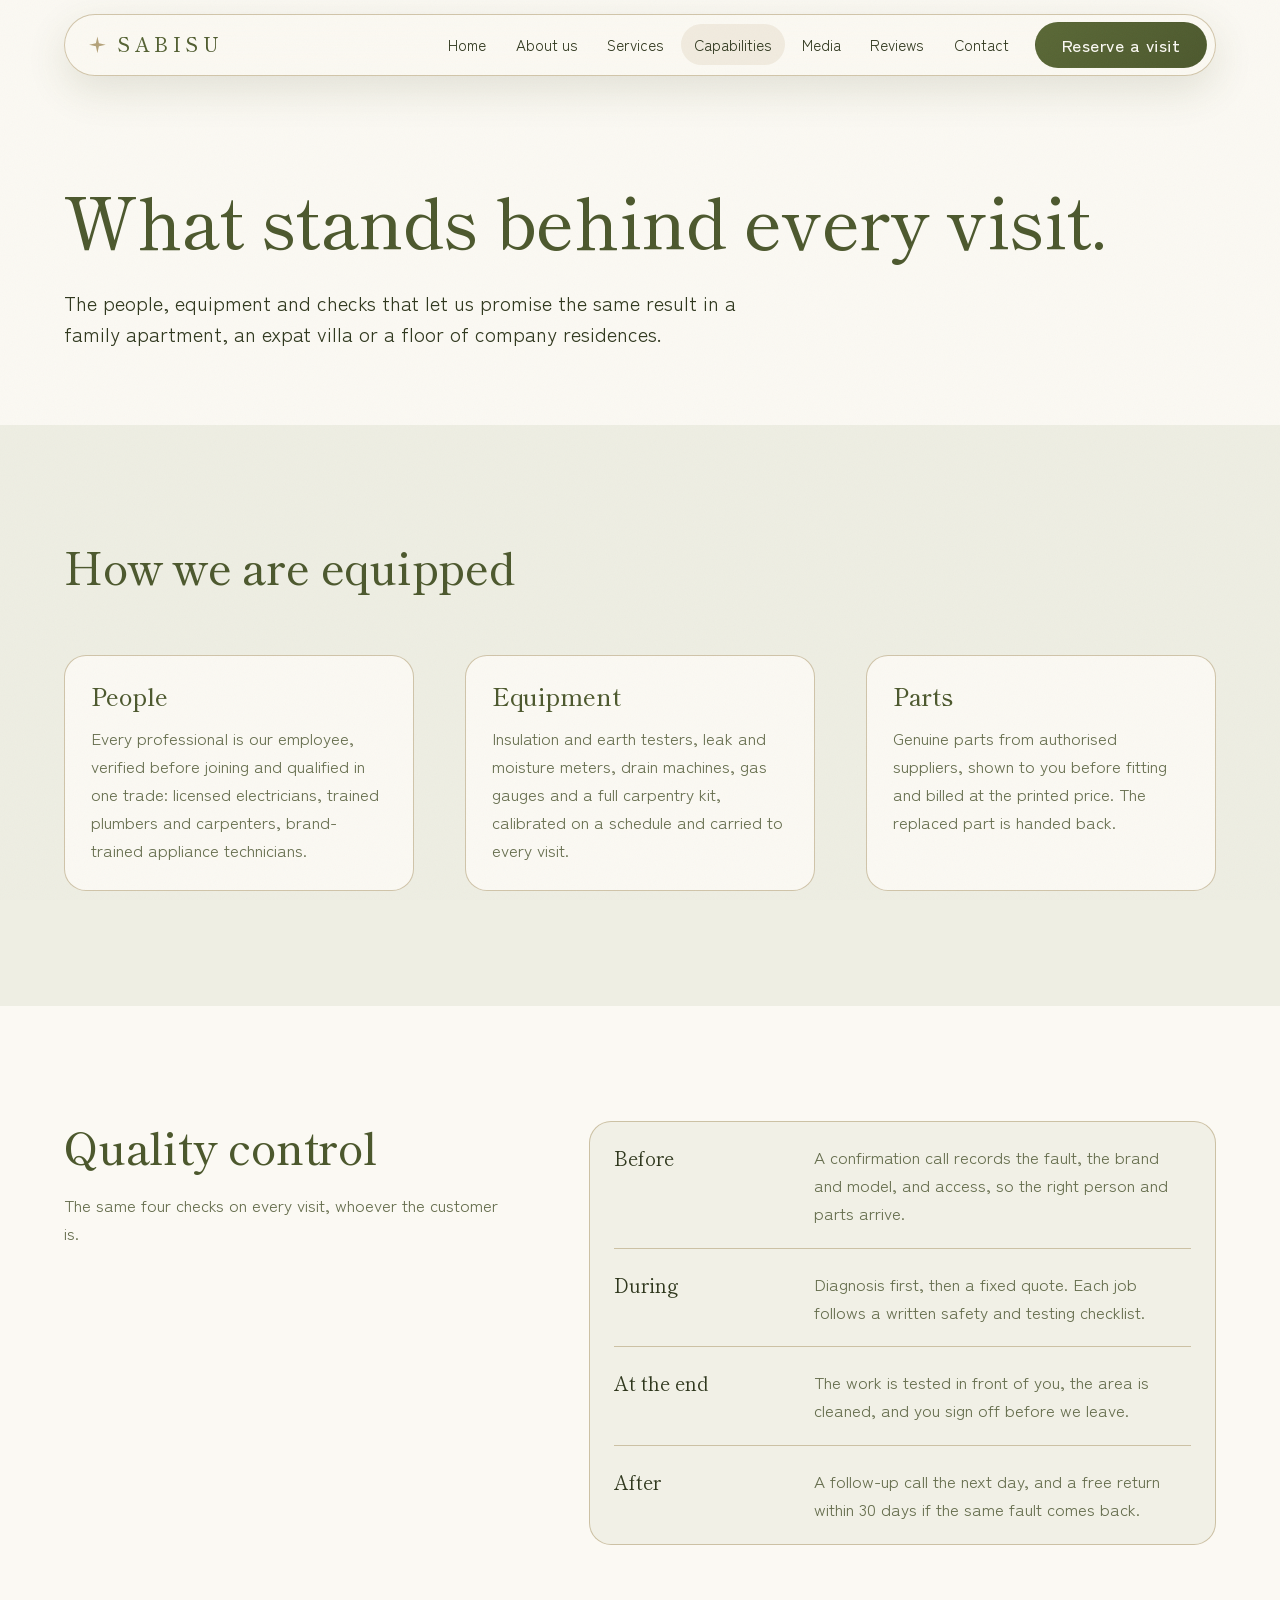
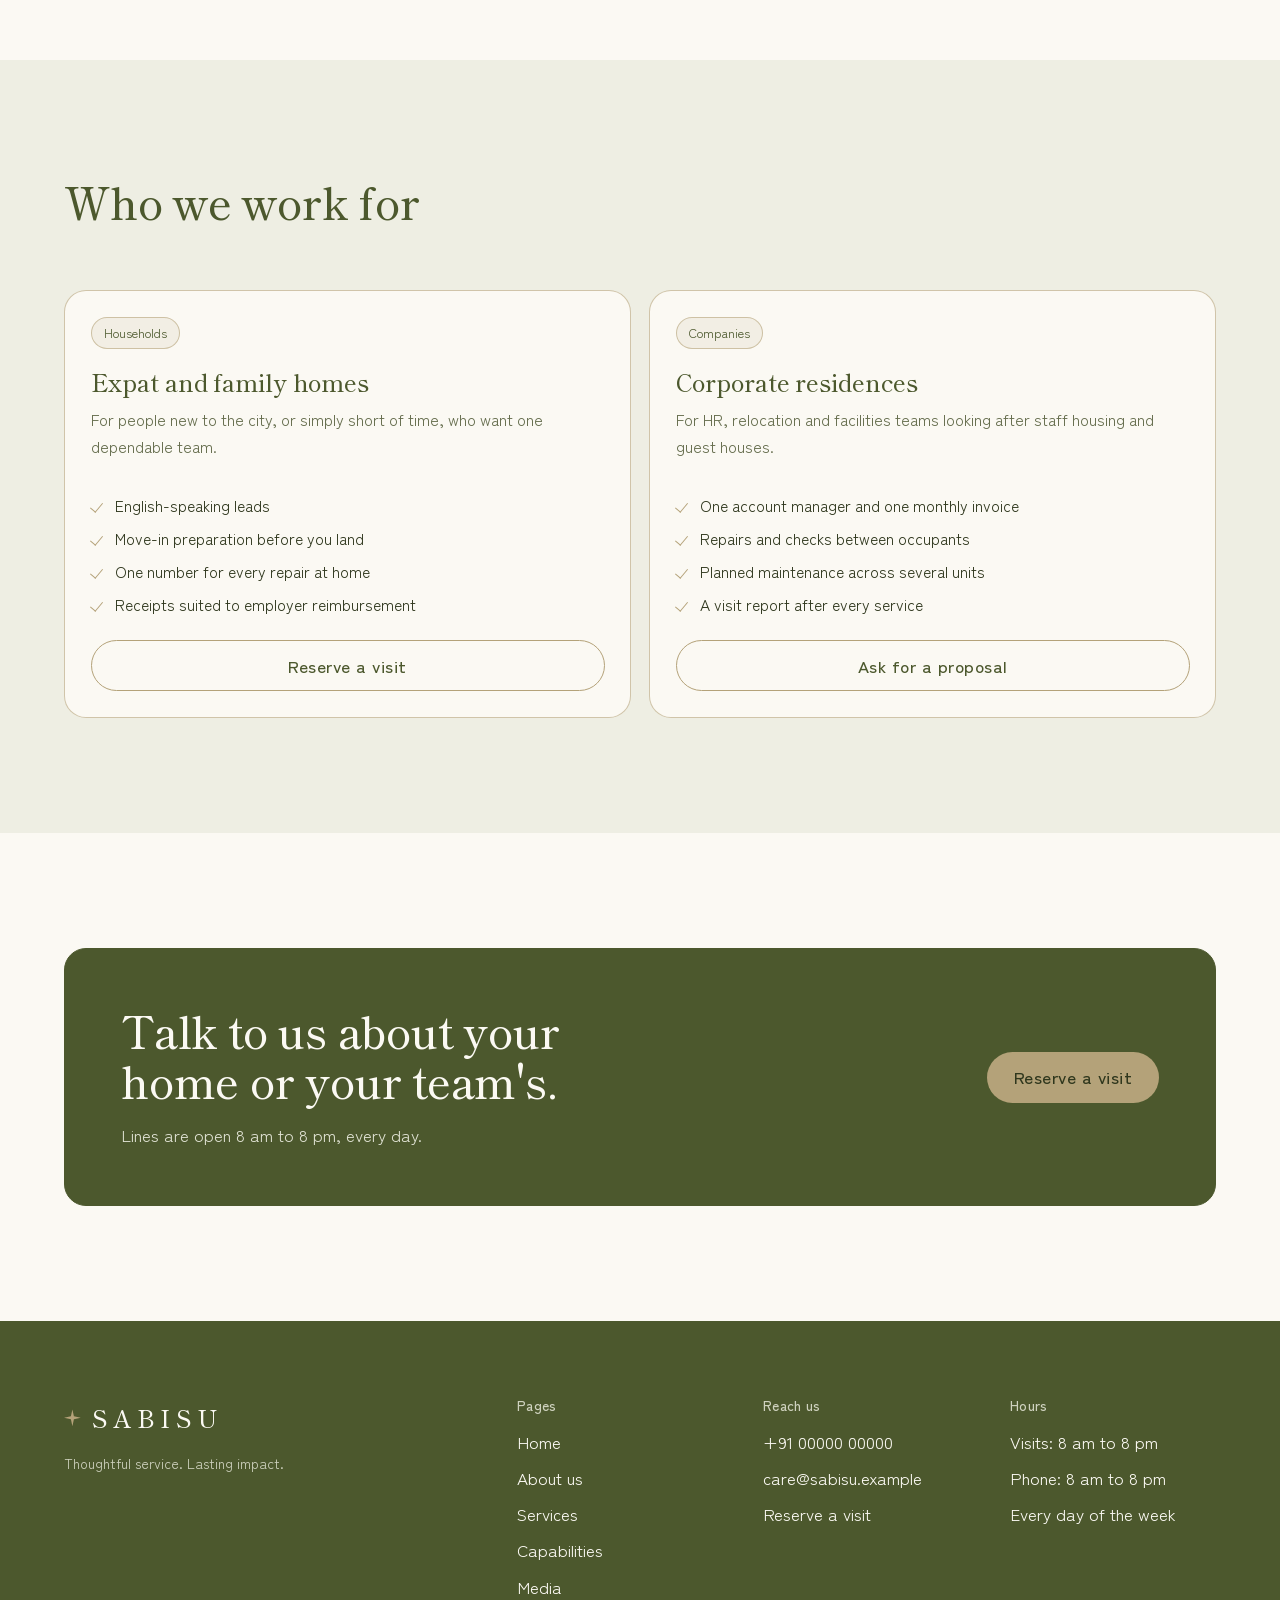
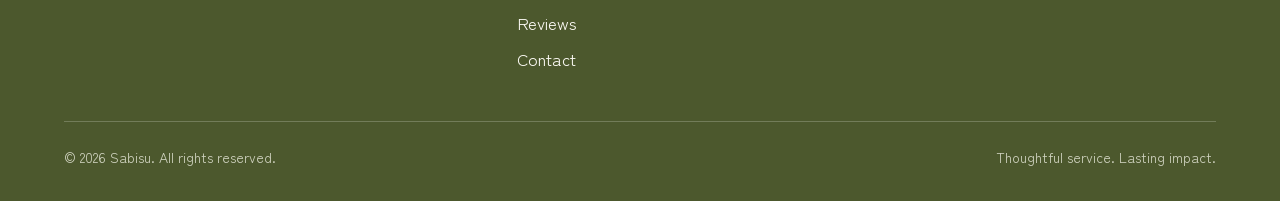
<file: capabilities.html>
<!doctype html>
<html lang="en">
<head>
  <meta charset="utf-8">
  <meta name="viewport" content="width=device-width, initial-scale=1">
  <title>Capabilities — Sabisu</title>
  <meta name="description" content="The people, equipment and quality process behind every Sabisu visit, for households and companies.">
  <link rel="icon" href="data:image/svg+xml,%3Csvg xmlns='http://www.w3.org/2000/svg' viewBox='0 0 32 32'%3E%3Crect width='32' height='32' rx='5' fill='%234C582D'/%3E%3Ccircle cx='16' cy='16' r='9' fill='none' stroke='%23B4A279' stroke-width='1.6'/%3E%3C/svg%3E">
  <link rel="preconnect" href="https://fonts.googleapis.com">
  <link rel="preconnect" href="https://fonts.gstatic.com" crossorigin>
  <link href="https://fonts.googleapis.com/css2?family=Shippori+Mincho:wght@400;500;600&family=Zen+Kaku+Gothic+New:wght@300;400;500;700&display=swap" rel="stylesheet">
  <link rel="stylesheet" href="styles.css">
</head>
<body>
<div class="progress" aria-hidden="true"></div>

<header class="site-header">
  <div class="wrap header-row">
    <a class="wordmark" href="index.html" aria-label="Sabisu home">Sabisu</a>
    <button class="nav-toggle" type="button" aria-expanded="false" aria-controls="site-nav">Menu</button>
    <nav id="site-nav" class="site-nav" aria-label="Main">
      <a href="index.html">Home</a>
      <a href="about.html">About us</a>
      <a href="services.html">Services</a>
      <a href="capabilities.html" aria-current="page">Capabilities</a>
      <a href="media.html">Media</a>
      <a href="reviews.html">Reviews</a>
      <a href="contact.html">Contact</a>
      <a class="btn btn-solid" href="contact.html#reserve">Reserve a visit</a>
    </nav>
  </div>
</header>

<main>

  <section class="page-head">
    <div class="wrap page-head-row">
      <div>
        <h1>What stands behind every visit.</h1>
        <p class="lede">The people, equipment and checks that let us promise the same result in a family apartment, an expat villa or a floor of company residences.</p>
      </div>
    </div>
  </section>

  <!-- PLACEHOLDER CONTENT: confirm every capability below against what Sabisu actually operates. -->
  <section class="band band-raised" aria-labelledby="cap-title">
    <div class="wrap">
      <div class="band-head"><h2 id="cap-title">How we are equipped</h2></div>
      <div class="beliefs">
        <div class="belief">
          <h3>People</h3>
          <p>Every professional is our employee, verified before joining and qualified in one trade: licensed electricians, trained plumbers and carpenters, brand-trained appliance technicians.</p>
        </div>
        <div class="belief">
          <h3>Equipment</h3>
          <p>Insulation and earth testers, leak and moisture meters, drain machines, gas gauges and a full carpentry kit, calibrated on a schedule and carried to every visit.</p>
        </div>
        <div class="belief">
          <h3>Parts</h3>
          <p>Genuine parts from authorised suppliers, shown to you before fitting and billed at the printed price. The replaced part is handed back.</p>
        </div>
      </div>
    </div>
  </section>

  <section class="band" aria-labelledby="qc-title">
    <div class="wrap split">
      <div class="split-head">
        <h2 id="qc-title">Quality control</h2>
        <p>The same four checks on every visit, whoever the customer is.</p>
      </div>
      <dl class="facts">
        <div><dt>Before</dt><dd>A confirmation call records the fault, the brand and model, and access, so the right person and parts arrive.</dd></div>
        <div><dt>During</dt><dd>Diagnosis first, then a fixed quote. Each job follows a written safety and testing checklist.</dd></div>
        <div><dt>At the end</dt><dd>The work is tested in front of you, the area is cleaned, and you sign off before we leave.</dd></div>
        <div><dt>After</dt><dd>A follow-up call the next day, and a free return within 30 days if the same fault comes back.</dd></div>
      </dl>
    </div>
  </section>

  <section class="band band-raised" aria-labelledby="who-title">
    <div class="wrap">
      <div class="band-head"><h2 id="who-title">Who we work for</h2></div>
      <div class="two-up">
        <article class="card">
          <span class="tag">Households</span>
          <h3>Expat and family homes</h3>
          <p>For people new to the city, or simply short of time, who want one dependable team.</p>
          <ul>
            <li>English-speaking leads</li>
            <li>Move-in preparation before you land</li>
            <li>One number for every repair at home</li>
            <li>Receipts suited to employer reimbursement</li>
          </ul>
          <a class="btn" href="contact.html#reserve">Reserve a visit</a>
        </article>
        <article class="card">
          <span class="tag">Companies</span>
          <h3>Corporate residences</h3>
          <p>For HR, relocation and facilities teams looking after staff housing and guest houses.</p>
          <ul>
            <li>One account manager and one monthly invoice</li>
            <li>Repairs and checks between occupants</li>
            <li>Planned maintenance across several units</li>
            <li>A visit report after every service</li>
          </ul>
          <a class="btn" href="contact.html#reserve">Ask for a proposal</a>
        </article>
      </div>
    </div>
  </section>

  <section class="band" aria-labelledby="closing-title">
    <div class="wrap">
      <div class="closing">
        <div>
          <h2 id="closing-title">Talk to us about your home or your team's.</h2>
          <p>Lines are open 8 am to 8 pm, every day.</p>
        </div>
        <div class="closing-actions">
          <a class="btn btn-solid" href="contact.html#reserve">Reserve a visit</a>
        </div>
      </div>
    </div>
  </section>
</main>

<footer class="site-footer">
  <div class="wrap">
    <div class="footer-grid">
      <div class="footer-brand">
        <a class="wordmark" href="index.html">Sabisu</a>
        <p class="footer-tag">Thoughtful service. Lasting impact.</p>
      </div>
      <div>
        <h2>Pages</h2>
        <ul>
          <li><a href="index.html">Home</a></li>
          <li><a href="about.html">About us</a></li>
          <li><a href="services.html">Services</a></li>
          <li><a href="capabilities.html">Capabilities</a></li>
          <li><a href="media.html">Media</a></li>
          <li><a href="reviews.html">Reviews</a></li>
          <li><a href="contact.html">Contact</a></li>
        </ul>
      </div>
      <div>
        <h2>Reach us</h2>
        <ul>
          <li><a href="tel:+910000000000">+91 00000 00000</a></li>
          <li><a href="mailto:care@sabisu.example">care@sabisu.example</a></li>
          <li><a href="contact.html#reserve">Reserve a visit</a></li>
        </ul>
      </div>
      <div>
        <h2>Hours</h2>
        <ul>
          <li>Visits: 8 am to 8 pm</li>
          <li>Phone: 8 am to 8 pm</li>
          <li>Every day of the week</li>
        </ul>
      </div>
    </div>
    <div class="footer-base">
      <p>© <span data-year>2026</span> Sabisu. All rights reserved.</p>
      <p>Thoughtful service. Lasting impact.</p>
    </div>
  </div>
</footer>

<script src="script.js"></script>
</body>
</html>
</file>
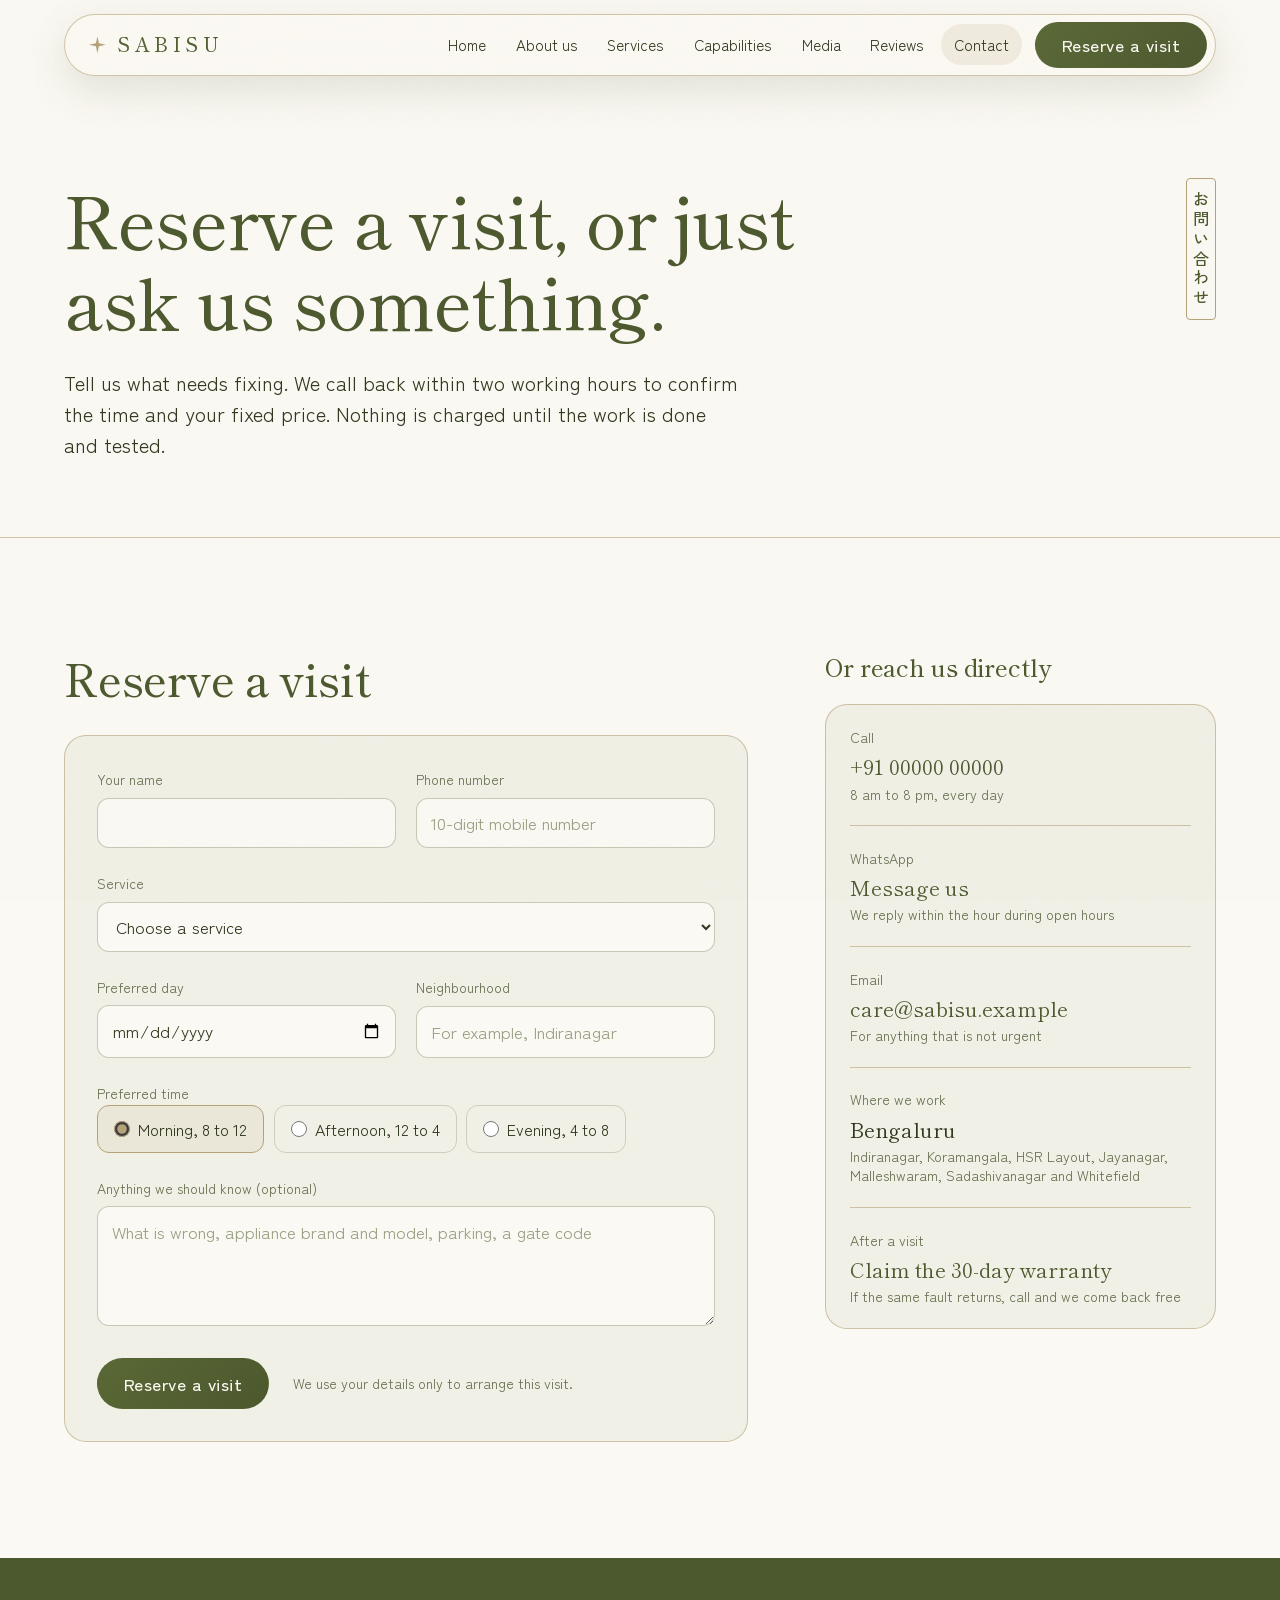
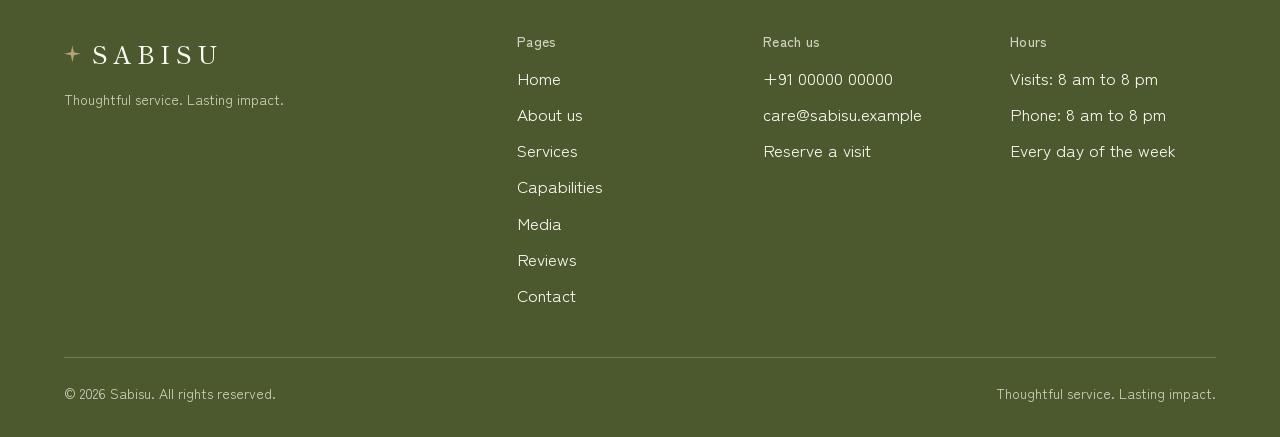
<file: contact.html>
<!doctype html>
<html lang="en">
<head>
  <meta charset="utf-8">
  <meta name="viewport" content="width=device-width, initial-scale=1">
  <title>Contact and reservations — Sabisu</title>
  <meta name="description" content="Reserve a Sabisu visit online, or reach us by phone, WhatsApp or email.">
  <link rel="icon" href="data:image/svg+xml,%3Csvg xmlns='http://www.w3.org/2000/svg' viewBox='0 0 32 32'%3E%3Crect width='32' height='32' rx='5' fill='%234C582D'/%3E%3Ccircle cx='16' cy='16' r='9' fill='none' stroke='%23B4A279' stroke-width='1.6'/%3E%3C/svg%3E">
  <link rel="preconnect" href="https://fonts.googleapis.com">
  <link rel="preconnect" href="https://fonts.gstatic.com" crossorigin>
  <link href="https://fonts.googleapis.com/css2?family=Shippori+Mincho:wght@400;500;600&family=Zen+Kaku+Gothic+New:wght@300;400;500;700&display=swap" rel="stylesheet">
  <link rel="stylesheet" href="styles.css">
</head>
<body>
<div class="progress" aria-hidden="true"></div>

<header class="site-header">
  <div class="wrap header-row">
    <a class="wordmark" href="index.html" aria-label="Sabisu home">Sabisu</a>
    <button class="nav-toggle" type="button" aria-expanded="false" aria-controls="site-nav">Menu</button>
    <nav id="site-nav" class="site-nav" aria-label="Main">
      <a href="index.html">Home</a>
      <a href="about.html">About us</a>
      <a href="services.html">Services</a>
      <a href="capabilities.html">Capabilities</a>
      <a href="media.html">Media</a>
      <a href="reviews.html">Reviews</a>
      <a href="contact.html" aria-current="page">Contact</a>
      <a class="btn btn-solid" href="contact.html#reserve">Reserve a visit</a>
    </nav>
  </div>
</header>

<main>

  <section class="page-head">
    <div class="wrap page-head-row">
      <div>
        <h1>Reserve a visit, or just ask us something.</h1>
        <p class="lede">Tell us what needs fixing. We call back within two working hours to confirm the time and your fixed price. Nothing is charged until the work is done and tested.</p>
      </div>
      <p class="seal" lang="ja" title="Otoiawase: enquiries">お問い合わせ</p>
    </div>
  </section>

  <section class="band band-ruled" id="reserve" aria-labelledby="reserve-title" style="scroll-margin-top:4.5rem">
    <div class="wrap contact-grid">

      <div>
        <h2 id="reserve-title" style="margin-bottom:2rem">Reserve a visit</h2>

        <form id="reserve-form" data-confirm="reserve-confirm" data-kind="reserve" action="#" method="post">
          <div class="form-grid">
            <div class="field">
              <label for="r-name">Your name</label>
              <input id="r-name" name="name" type="text" autocomplete="name" required data-error="Enter your name.">
            </div>
            <div class="field">
              <label for="r-phone">Phone number</label>
              <input id="r-phone" name="phone" type="tel" autocomplete="tel" inputmode="tel" required pattern="[0-9+\s\-]{10,15}" placeholder="10-digit mobile number" data-error="Enter a phone number we can reach you on, 10 digits or more.">
            </div>
            <div class="field span-2">
              <label for="r-service">Service</label>
              <select id="r-service" name="service" required data-error="Choose a service. If you are unsure, pick the closest and tell us in the notes.">
                <option value="">Choose a service</option>
                <option value="electrical">Electrical</option>
                <option value="plumbing">Plumbing</option>
                <option value="carpentry">Carpentry</option>
                <option value="appliance">Appliance service</option>
              </select>
            </div>
            <div class="field">
              <label for="r-date">Preferred day</label>
              <input id="r-date" name="date" type="date" required data-error="Choose a day, today or later.">
            </div>
            <div class="field">
              <label for="r-area">Neighbourhood</label>
              <input id="r-area" name="area" type="text" autocomplete="address-level3" required placeholder="For example, Indiranagar" data-error="Enter your neighbourhood so we can check that we serve it.">
            </div>
            <fieldset class="field span-2">
              <legend>Preferred time</legend>
              <div class="choice-row">
                <label><input type="radio" name="window" value="morning" checked> Morning, 8 to 12</label>
                <label><input type="radio" name="window" value="afternoon"> Afternoon, 12 to 4</label>
                <label><input type="radio" name="window" value="evening"> Evening, 4 to 8</label>
              </div>
            </fieldset>
            <div class="field span-2">
              <label for="r-notes">Anything we should know (optional)</label>
              <textarea id="r-notes" name="notes" placeholder="What is wrong, appliance brand and model, parking, a gate code"></textarea>
            </div>
          </div>
          <div class="form-actions">
            <button class="btn btn-solid" type="submit">Reserve a visit</button>
            <p>We use your details only to arrange this visit.</p>
          </div>
        </form>

        <div class="confirm" id="reserve-confirm" tabindex="-1" hidden>
          <p class="seal" lang="ja" title="Yoyaku: reserved">予約</p>
          <h3>Visit requested</h3>
          <p><strong data-summary></strong></p>
          <p>We will call within two working hours to confirm the time and your fixed price. If it is after 8 pm, expect our call tomorrow morning.</p>
          <p><a href="services.html">Read what your service includes</a></p>
        </div>
      </div>

      <aside aria-labelledby="direct-title">
        <h2 id="direct-title" style="font-size:var(--t-h3);margin-bottom:1.5rem">Or reach us directly</h2>
        <dl class="direct">
          <div>
            <dt>Call</dt>
            <dd><a href="tel:+910000000000">+91 00000 00000</a><small>8 am to 8 pm, every day</small></dd>
          </div>
          <div>
            <dt>WhatsApp</dt>
            <dd><a href="https://wa.me/910000000000">Message us</a><small>We reply within the hour during open hours</small></dd>
          </div>
          <div>
            <dt>Email</dt>
            <dd><a href="mailto:care@sabisu.example">care@sabisu.example</a><small>For anything that is not urgent</small></dd>
          </div>
          <div>
            <dt>Where we work</dt>
            <dd>Bengaluru<small>Indiranagar, Koramangala, HSR Layout, Jayanagar, Malleshwaram, Sadashivanagar and Whitefield</small></dd>
          </div>
          <div>
            <dt>After a visit</dt>
            <dd><a href="tel:+910000000000">Claim the 30-day warranty</a><small>If the same fault returns, call and we come back free</small></dd>
          </div>
        </dl>
      </aside>

    </div>
  </section>

</main>

<footer class="site-footer">
  <div class="wrap">
    <div class="footer-grid">
      <div class="footer-brand">
        <a class="wordmark" href="index.html">Sabisu</a>
        <p class="footer-tag">Thoughtful service. Lasting impact.</p>
      </div>
      <div>
        <h2>Pages</h2>
        <ul>
          <li><a href="index.html">Home</a></li>
          <li><a href="about.html">About us</a></li>
          <li><a href="services.html">Services</a></li>
          <li><a href="capabilities.html">Capabilities</a></li>
          <li><a href="media.html">Media</a></li>
          <li><a href="reviews.html">Reviews</a></li>
          <li><a href="contact.html">Contact</a></li>
        </ul>
      </div>
      <div>
        <h2>Reach us</h2>
        <ul>
          <li><a href="tel:+910000000000">+91 00000 00000</a></li>
          <li><a href="mailto:care@sabisu.example">care@sabisu.example</a></li>
          <li><a href="contact.html#reserve">Reserve a visit</a></li>
        </ul>
      </div>
      <div>
        <h2>Hours</h2>
        <ul>
          <li>Visits: 8 am to 8 pm</li>
          <li>Phone: 8 am to 8 pm</li>
          <li>Every day of the week</li>
        </ul>
      </div>
    </div>
    <div class="footer-base">
      <p>© <span data-year>2026</span> Sabisu. All rights reserved.</p>
      <p>Thoughtful service. Lasting impact.</p>
    </div>
  </div>
</footer>

<script src="script.js"></script>
</body>
</html>
</file>
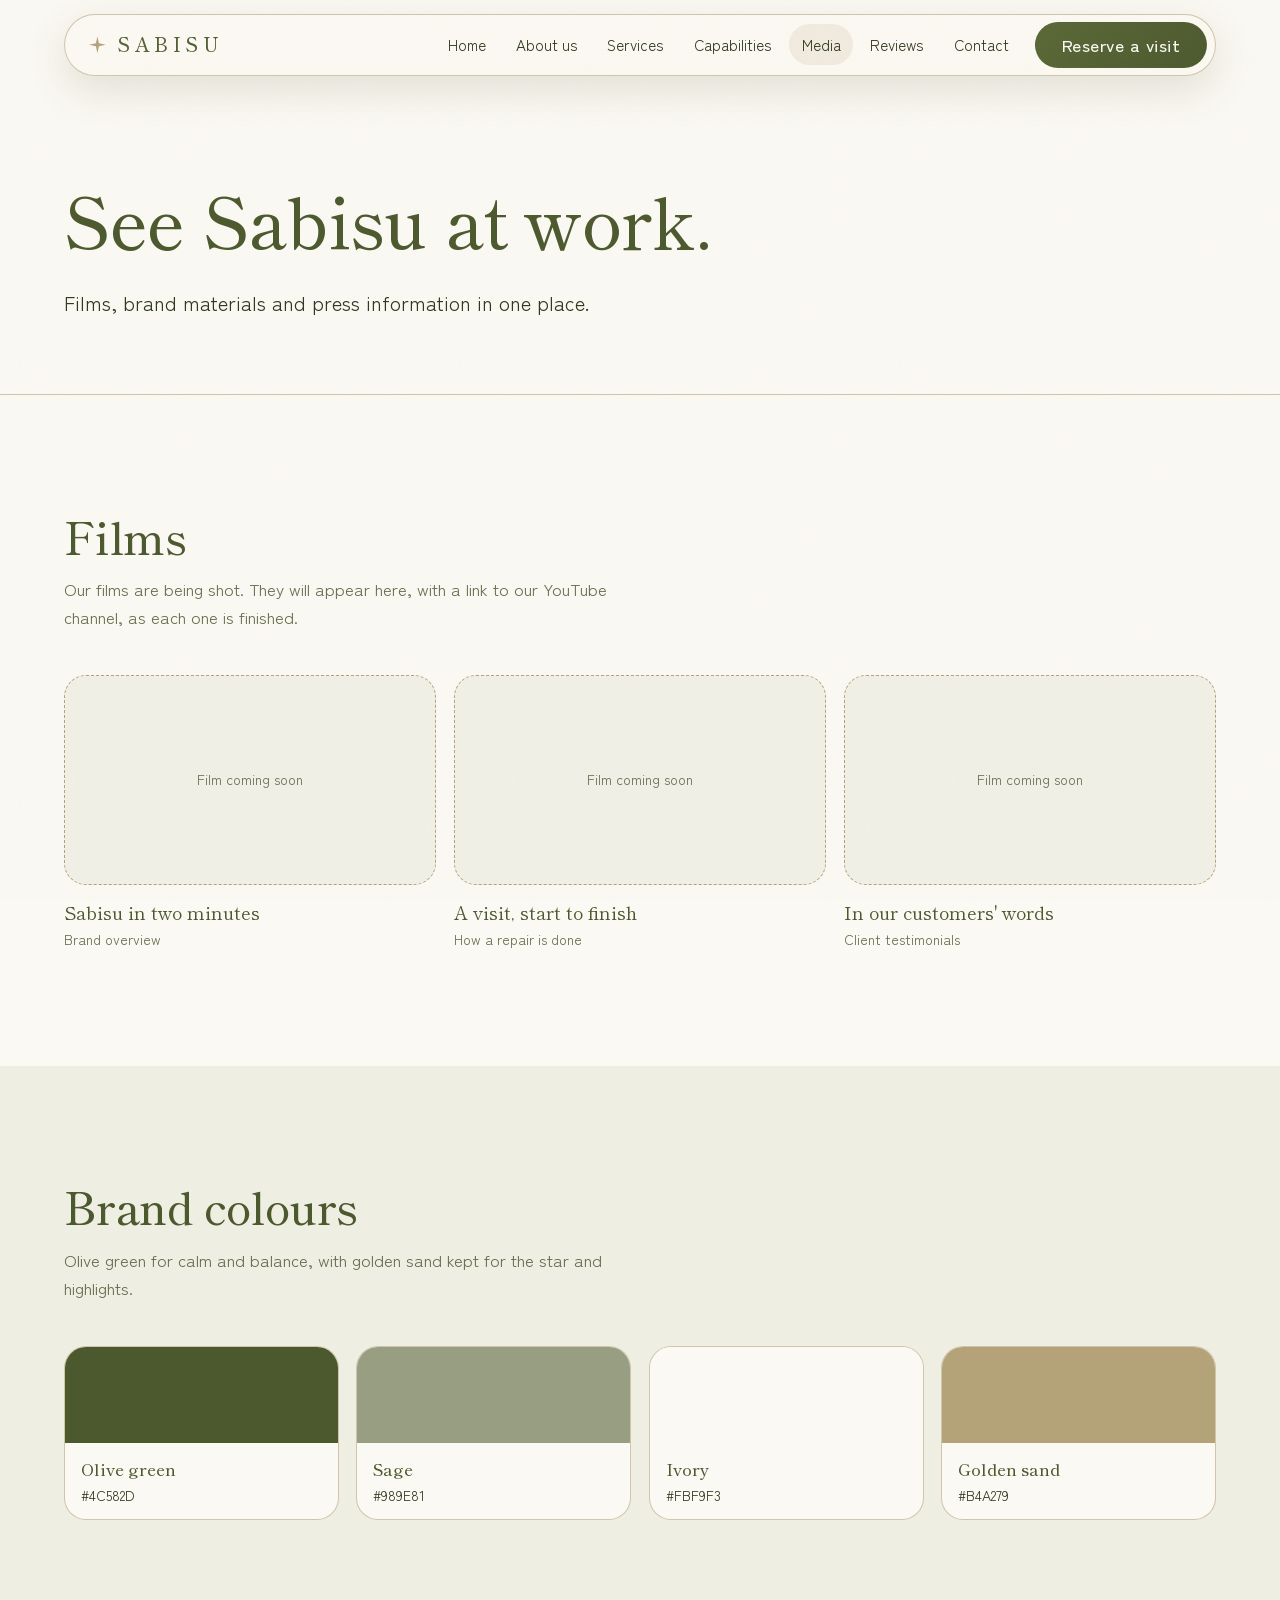
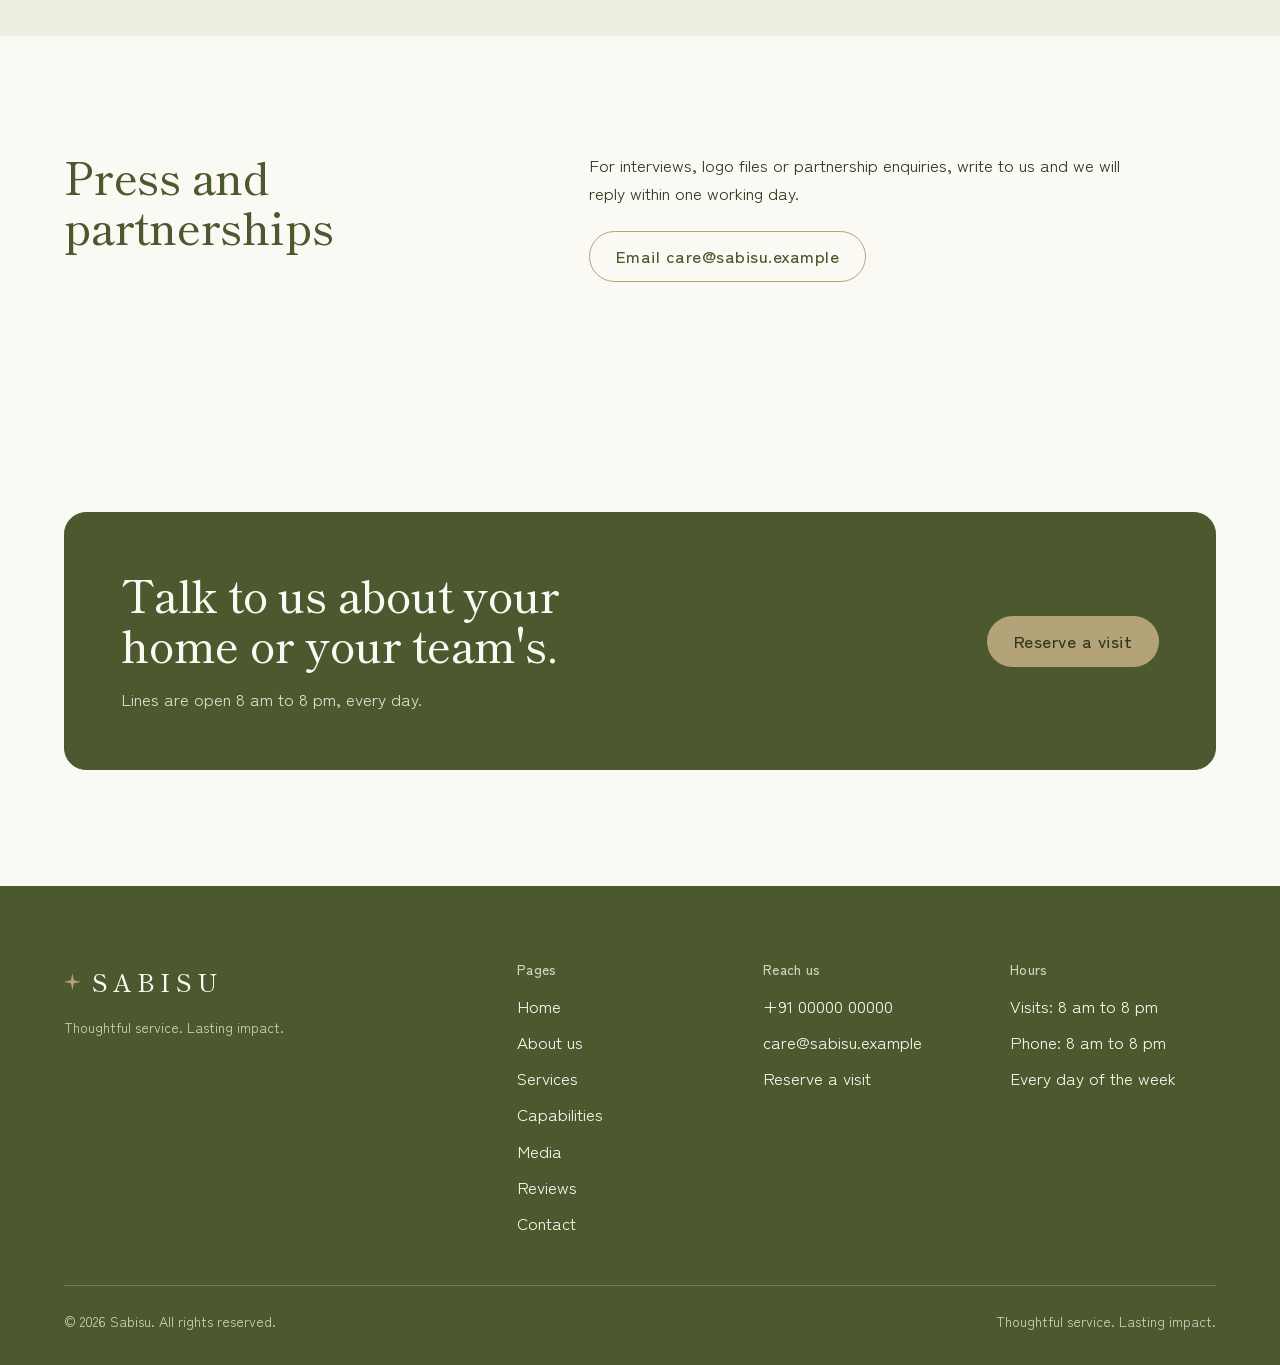
<file: media.html>
<!doctype html>
<html lang="en">
<head>
  <meta charset="utf-8">
  <meta name="viewport" content="width=device-width, initial-scale=1">
  <title>Media — Sabisu</title>
  <meta name="description" content="Sabisu films, brand colours and press information.">
  <link rel="icon" href="data:image/svg+xml,%3Csvg xmlns='http://www.w3.org/2000/svg' viewBox='0 0 32 32'%3E%3Crect width='32' height='32' rx='5' fill='%234C582D'/%3E%3Ccircle cx='16' cy='16' r='9' fill='none' stroke='%23B4A279' stroke-width='1.6'/%3E%3C/svg%3E">
  <link rel="preconnect" href="https://fonts.googleapis.com">
  <link rel="preconnect" href="https://fonts.gstatic.com" crossorigin>
  <link href="https://fonts.googleapis.com/css2?family=Shippori+Mincho:wght@400;500;600&family=Zen+Kaku+Gothic+New:wght@300;400;500;700&display=swap" rel="stylesheet">
  <link rel="stylesheet" href="styles.css">
</head>
<body>
<div class="progress" aria-hidden="true"></div>

<header class="site-header">
  <div class="wrap header-row">
    <a class="wordmark" href="index.html" aria-label="Sabisu home">Sabisu</a>
    <button class="nav-toggle" type="button" aria-expanded="false" aria-controls="site-nav">Menu</button>
    <nav id="site-nav" class="site-nav" aria-label="Main">
      <a href="index.html">Home</a>
      <a href="about.html">About us</a>
      <a href="services.html">Services</a>
      <a href="capabilities.html">Capabilities</a>
      <a href="media.html" aria-current="page">Media</a>
      <a href="reviews.html">Reviews</a>
      <a href="contact.html">Contact</a>
      <a class="btn btn-solid" href="contact.html#reserve">Reserve a visit</a>
    </nav>
  </div>
</header>

<main>

  <section class="page-head">
    <div class="wrap page-head-row">
      <div>
        <h1>See Sabisu at work.</h1>
        <p class="lede">Films, brand materials and press information in one place.</p>
      </div>
    </div>
  </section>

  <section class="band band-ruled" aria-labelledby="films-title">
    <div class="wrap">
      <div class="head-row">
        <div>
          <h2 id="films-title">Films</h2>
          <p>Our films are being shot. They will appear here, with a link to our YouTube channel, as each one is finished.</p>
        </div>
      </div>
      <!-- PLACEHOLDER: replace each box with a YouTube embed or link once the videos are uploaded. -->
      <div class="video-grid">
        <figure class="video-ph"><div>Film coming soon</div><figcaption>Sabisu in two minutes<small>Brand overview</small></figcaption></figure>
        <figure class="video-ph"><div>Film coming soon</div><figcaption>A visit, start to finish<small>How a repair is done</small></figcaption></figure>
        <figure class="video-ph"><div>Film coming soon</div><figcaption>In our customers' words<small>Client testimonials</small></figcaption></figure>
      </div>
    </div>
  </section>

  <section class="band band-raised" aria-labelledby="brand-title">
    <div class="wrap">
      <div class="head-row">
        <div>
          <h2 id="brand-title">Brand colours</h2>
          <p>Olive green for calm and balance, with golden sand kept for the star and highlights.</p>
        </div>
      </div>
      <div class="swatches">
        <div class="swatch"><i style="background:#4C582D"></i><span><b>Olive green</b>#4C582D</span></div>
        <div class="swatch"><i style="background:#989E81"></i><span><b>Sage</b>#989E81</span></div>
        <div class="swatch"><i style="background:#FBF9F3"></i><span><b>Ivory</b>#FBF9F3</span></div>
        <div class="swatch"><i style="background:#B4A279"></i><span><b>Golden sand</b>#B4A279</span></div>
      </div>
    </div>
  </section>

  <section class="band" aria-labelledby="press-title">
    <div class="wrap split">
      <div class="split-head">
        <h2 id="press-title">Press and partnerships</h2>
      </div>
      <div>
        <p>For interviews, logo files or partnership enquiries, write to us and we will reply within one working day.</p>
        <p style="margin-top:1.5rem"><a class="btn" href="mailto:care@sabisu.example">Email care@sabisu.example</a></p>
      </div>
    </div>
  </section>

  <section class="band" aria-labelledby="closing-title">
    <div class="wrap">
      <div class="closing">
        <div>
          <h2 id="closing-title">Talk to us about your home or your team's.</h2>
          <p>Lines are open 8 am to 8 pm, every day.</p>
        </div>
        <div class="closing-actions">
          <a class="btn btn-solid" href="contact.html#reserve">Reserve a visit</a>
        </div>
      </div>
    </div>
  </section>
</main>

<footer class="site-footer">
  <div class="wrap">
    <div class="footer-grid">
      <div class="footer-brand">
        <a class="wordmark" href="index.html">Sabisu</a>
        <p class="footer-tag">Thoughtful service. Lasting impact.</p>
      </div>
      <div>
        <h2>Pages</h2>
        <ul>
          <li><a href="index.html">Home</a></li>
          <li><a href="about.html">About us</a></li>
          <li><a href="services.html">Services</a></li>
          <li><a href="capabilities.html">Capabilities</a></li>
          <li><a href="media.html">Media</a></li>
          <li><a href="reviews.html">Reviews</a></li>
          <li><a href="contact.html">Contact</a></li>
        </ul>
      </div>
      <div>
        <h2>Reach us</h2>
        <ul>
          <li><a href="tel:+910000000000">+91 00000 00000</a></li>
          <li><a href="mailto:care@sabisu.example">care@sabisu.example</a></li>
          <li><a href="contact.html#reserve">Reserve a visit</a></li>
        </ul>
      </div>
      <div>
        <h2>Hours</h2>
        <ul>
          <li>Visits: 8 am to 8 pm</li>
          <li>Phone: 8 am to 8 pm</li>
          <li>Every day of the week</li>
        </ul>
      </div>
    </div>
    <div class="footer-base">
      <p>© <span data-year>2026</span> Sabisu. All rights reserved.</p>
      <p>Thoughtful service. Lasting impact.</p>
    </div>
  </div>
</footer>

<script src="script.js"></script>
</body>
</html>
</file>
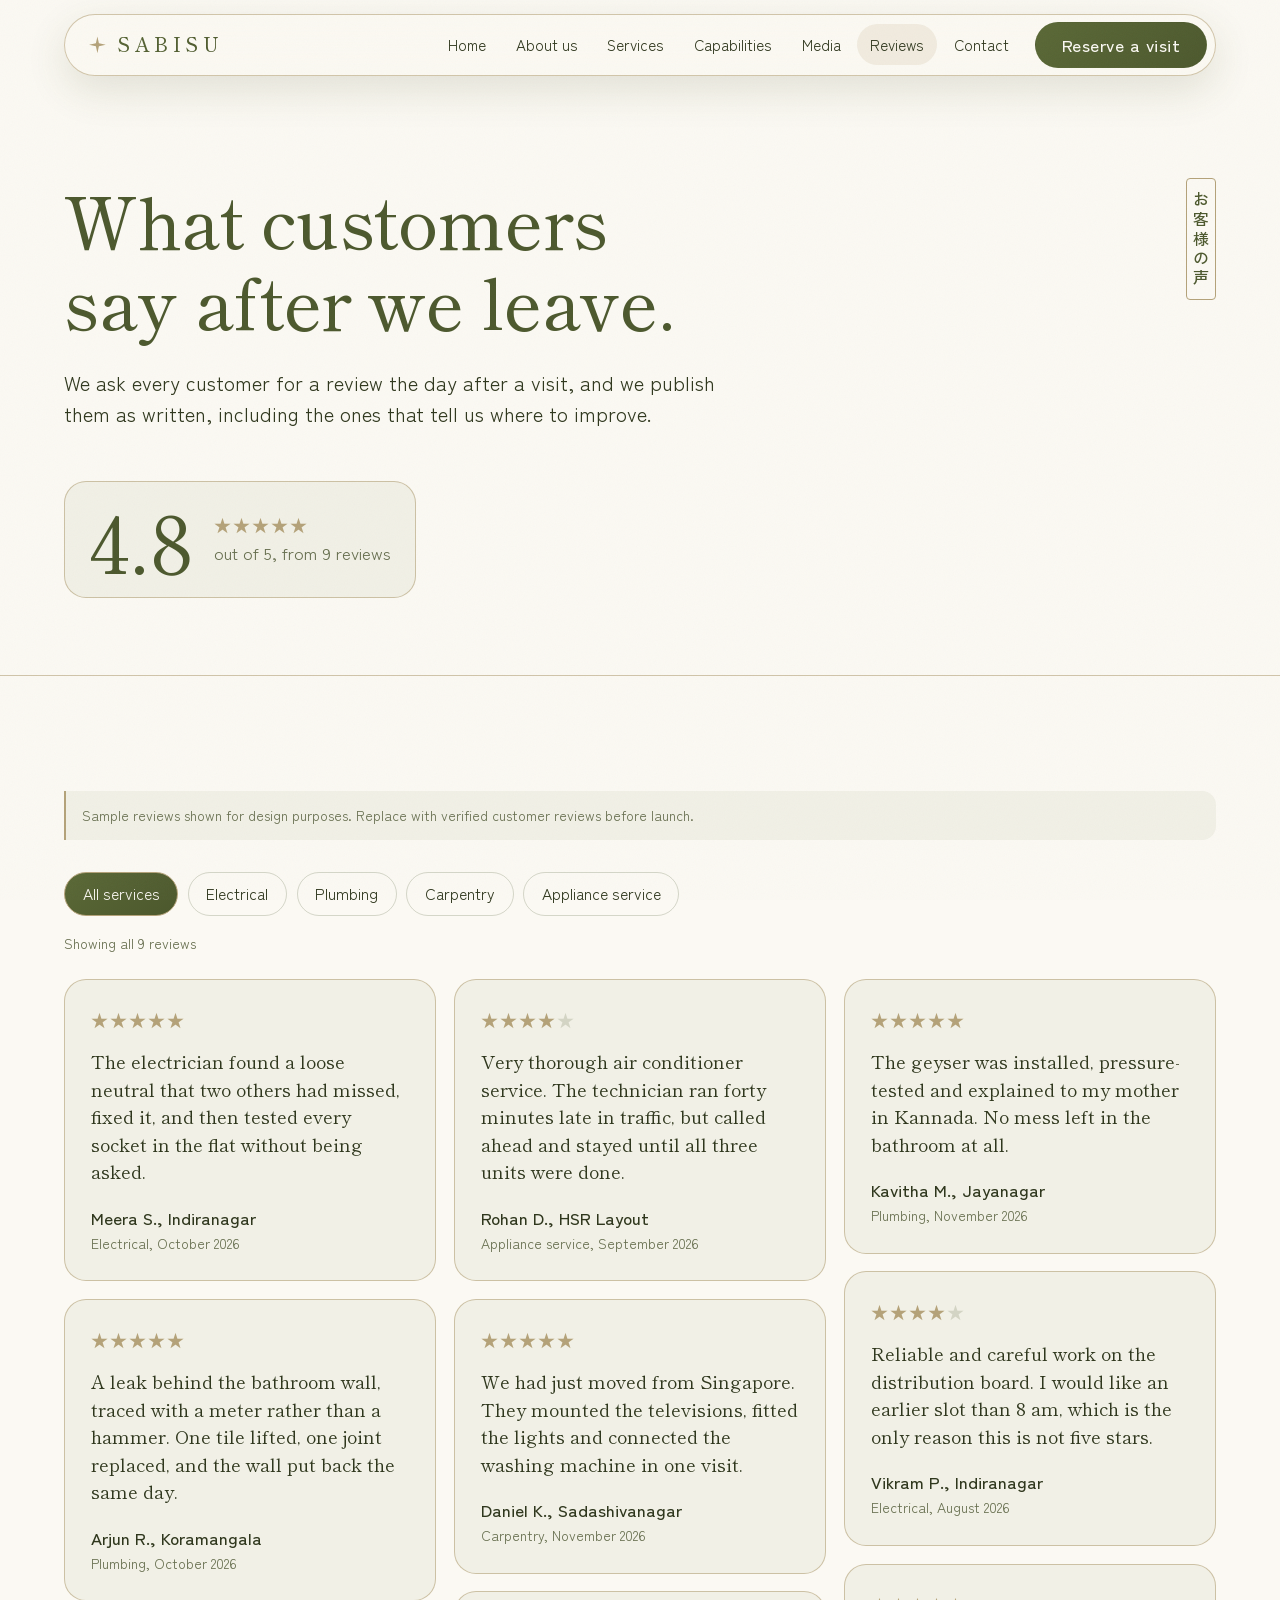
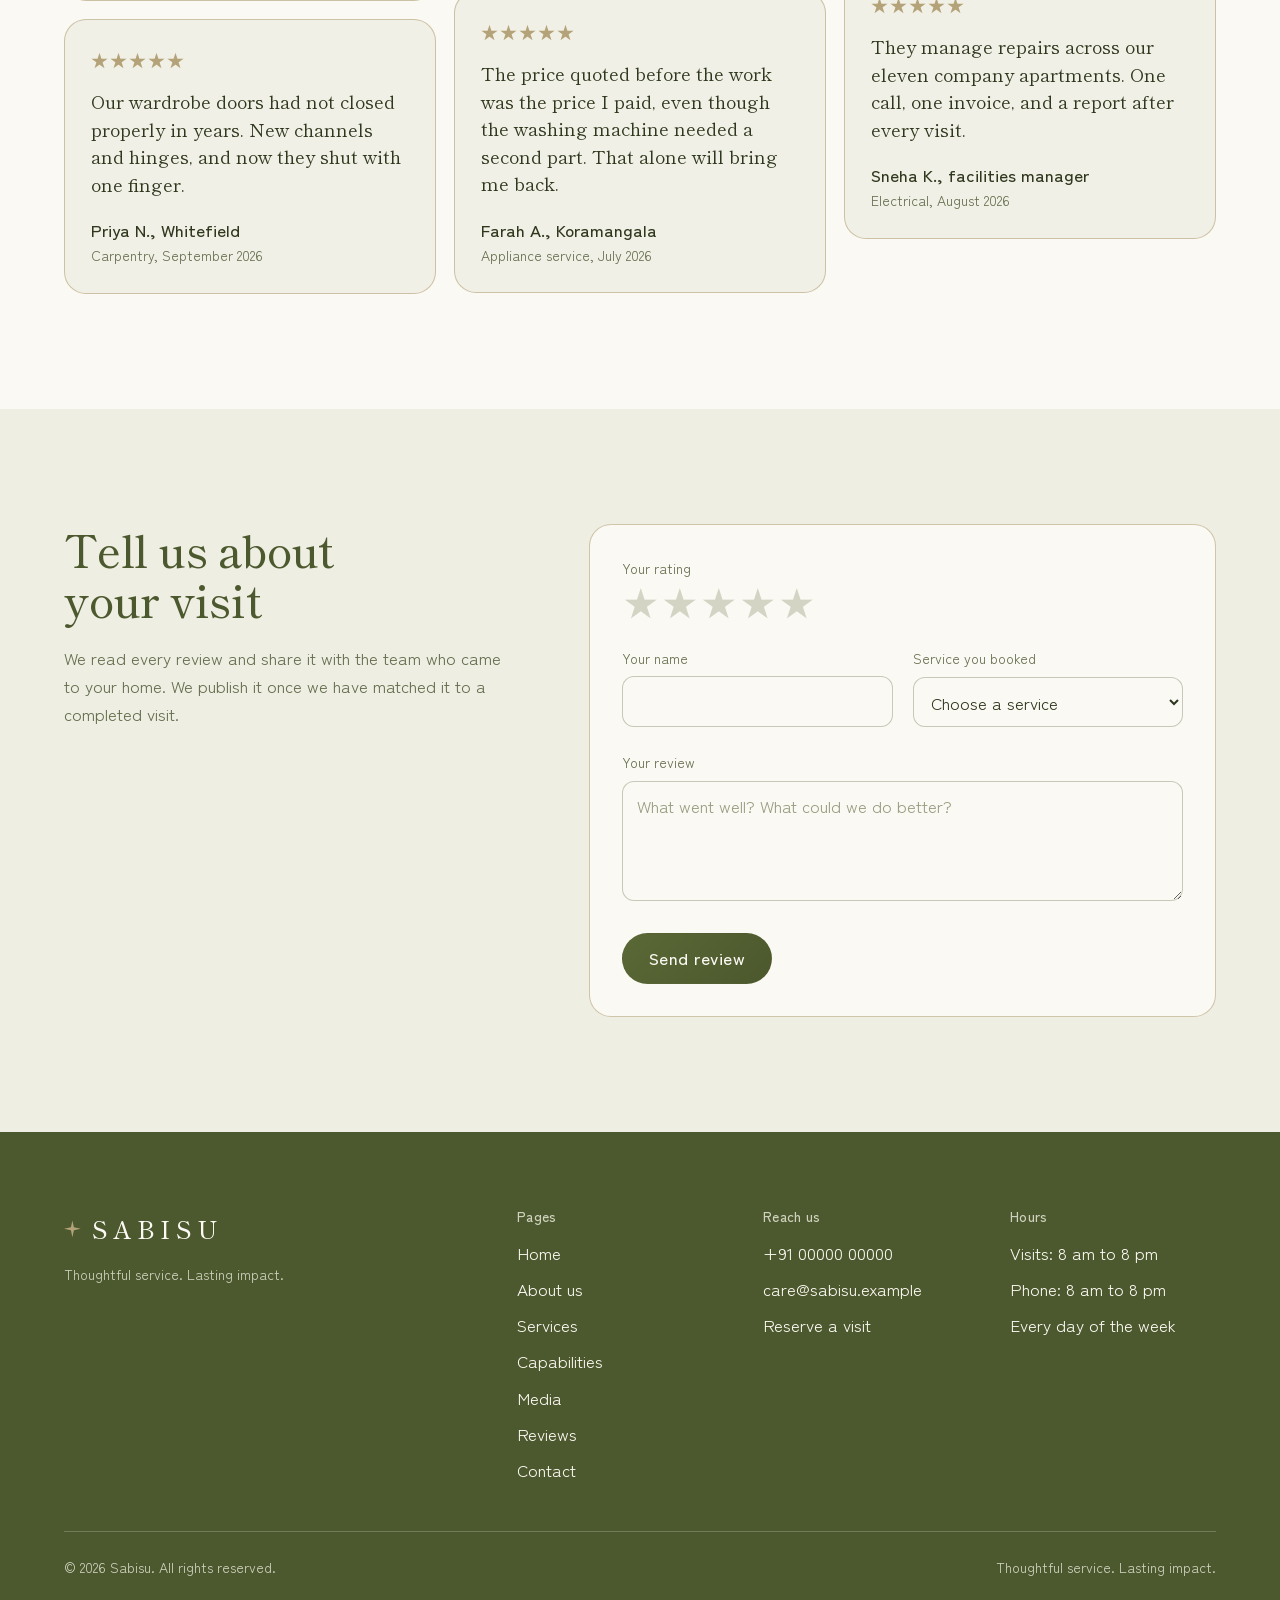
<file: reviews.html>
<!doctype html>
<html lang="en">
<head>
  <meta charset="utf-8">
  <meta name="viewport" content="width=device-width, initial-scale=1">
  <title>Reviews — Sabisu</title>
  <meta name="description" content="What Sabisu customers say after a visit, and a place to share your own.">
  <link rel="icon" href="data:image/svg+xml,%3Csvg xmlns='http://www.w3.org/2000/svg' viewBox='0 0 32 32'%3E%3Crect width='32' height='32' rx='5' fill='%234C582D'/%3E%3Ccircle cx='16' cy='16' r='9' fill='none' stroke='%23B4A279' stroke-width='1.6'/%3E%3C/svg%3E">
  <link rel="preconnect" href="https://fonts.googleapis.com">
  <link rel="preconnect" href="https://fonts.gstatic.com" crossorigin>
  <link href="https://fonts.googleapis.com/css2?family=Shippori+Mincho:wght@400;500;600&family=Zen+Kaku+Gothic+New:wght@300;400;500;700&display=swap" rel="stylesheet">
  <link rel="stylesheet" href="styles.css">
</head>
<body>
<div class="progress" aria-hidden="true"></div>

<header class="site-header">
  <div class="wrap header-row">
    <a class="wordmark" href="index.html" aria-label="Sabisu home">Sabisu</a>
    <button class="nav-toggle" type="button" aria-expanded="false" aria-controls="site-nav">Menu</button>
    <nav id="site-nav" class="site-nav" aria-label="Main">
      <a href="index.html">Home</a>
      <a href="about.html">About us</a>
      <a href="services.html">Services</a>
      <a href="capabilities.html">Capabilities</a>
      <a href="media.html">Media</a>
      <a href="reviews.html" aria-current="page">Reviews</a>
      <a href="contact.html">Contact</a>
      <a class="btn btn-solid" href="contact.html#reserve">Reserve a visit</a>
    </nav>
  </div>
</header>

<main>

  <section class="page-head">
    <div class="wrap page-head-row">
      <div>
        <h1>What customers say after we leave.</h1>
        <p class="lede">We ask every customer for a review the day after a visit, and we publish them as written, including the ones that tell us where to improve.</p>
        <div class="score">
          <span class="score-number" id="score-average">4.8</span>
          <span>
            <span class="stars" aria-hidden="true">★★★★★</span><br>
            <span class="muted">out of 5, from <span id="score-count">9 reviews</span></span>
          </span>
        </div>
      </div>
      <p class="seal" lang="ja" title="Okyakusama no koe: customer voices">お客様の声</p>
    </div>
  </section>

  <section class="band band-ruled" aria-labelledby="list-title">
    <div class="wrap">
      <h2 id="list-title" class="vh">All reviews</h2>

      <!-- PLACEHOLDER CONTENT: the reviews below are samples written for the design.
           Replace them with real, verified customer reviews and remove this note before launch. -->
      <p class="sample-note">Sample reviews shown for design purposes. Replace with verified customer reviews before launch.</p>

      <div class="chips" role="group" aria-label="Filter reviews by service">
        <button class="chip" type="button" data-filter="all" aria-pressed="true">All services</button>
        <button class="chip" type="button" data-filter="electrical" aria-pressed="false">Electrical</button>
        <button class="chip" type="button" data-filter="plumbing" aria-pressed="false">Plumbing</button>
        <button class="chip" type="button" data-filter="carpentry" aria-pressed="false">Carpentry</button>
        <button class="chip" type="button" data-filter="appliance" aria-pressed="false">Appliance service</button>
      </div>
      <p class="filter-status" id="filter-status" aria-live="polite">Showing all 9 reviews</p>

      <div class="review-list">
        <article class="review" data-service="electrical" data-rating="5">
          <span class="stars" role="img" aria-label="5 out of 5">★★★★★</span>
          <blockquote>The electrician found a loose neutral that two others had missed, fixed it, and then tested every socket in the flat without being asked.</blockquote>
          <div class="review-who">Meera S., Indiranagar</div>
          <div class="review-what">Electrical, October 2026</div>
        </article>
        <article class="review" data-service="plumbing" data-rating="5">
          <span class="stars" role="img" aria-label="5 out of 5">★★★★★</span>
          <blockquote>A leak behind the bathroom wall, traced with a meter rather than a hammer. One tile lifted, one joint replaced, and the wall put back the same day.</blockquote>
          <div class="review-who">Arjun R., Koramangala</div>
          <div class="review-what">Plumbing, October 2026</div>
        </article>
        <article class="review" data-service="carpentry" data-rating="5">
          <span class="stars" role="img" aria-label="5 out of 5">★★★★★</span>
          <blockquote>Our wardrobe doors had not closed properly in years. New channels and hinges, and now they shut with one finger.</blockquote>
          <div class="review-who">Priya N., Whitefield</div>
          <div class="review-what">Carpentry, September 2026</div>
        </article>
        <article class="review" data-service="appliance" data-rating="4">
          <span class="stars" role="img" aria-label="4 out of 5">★★★★<span class="off">★</span></span>
          <blockquote>Very thorough air conditioner service. The technician ran forty minutes late in traffic, but called ahead and stayed until all three units were done.</blockquote>
          <div class="review-who">Rohan D., HSR Layout</div>
          <div class="review-what">Appliance service, September 2026</div>
        </article>
        <article class="review" data-service="carpentry" data-rating="5">
          <span class="stars" role="img" aria-label="5 out of 5">★★★★★</span>
          <blockquote>We had just moved from Singapore. They mounted the televisions, fitted the lights and connected the washing machine in one visit.</blockquote>
          <div class="review-who">Daniel K., Sadashivanagar</div>
          <div class="review-what">Carpentry, November 2026</div>
        </article>
        <article class="review" data-service="appliance" data-rating="5">
          <span class="stars" role="img" aria-label="5 out of 5">★★★★★</span>
          <blockquote>The price quoted before the work was the price I paid, even though the washing machine needed a second part. That alone will bring me back.</blockquote>
          <div class="review-who">Farah A., Koramangala</div>
          <div class="review-what">Appliance service, July 2026</div>
        </article>
        <article class="review" data-service="plumbing" data-rating="5">
          <span class="stars" role="img" aria-label="5 out of 5">★★★★★</span>
          <blockquote>The geyser was installed, pressure-tested and explained to my mother in Kannada. No mess left in the bathroom at all.</blockquote>
          <div class="review-who">Kavitha M., Jayanagar</div>
          <div class="review-what">Plumbing, November 2026</div>
        </article>
        <article class="review" data-service="electrical" data-rating="4">
          <span class="stars" role="img" aria-label="4 out of 5">★★★★<span class="off">★</span></span>
          <blockquote>Reliable and careful work on the distribution board. I would like an earlier slot than 8 am, which is the only reason this is not five stars.</blockquote>
          <div class="review-who">Vikram P., Indiranagar</div>
          <div class="review-what">Electrical, August 2026</div>
        </article>
        <article class="review" data-service="electrical" data-rating="5">
          <span class="stars" role="img" aria-label="5 out of 5">★★★★★</span>
          <blockquote>They manage repairs across our eleven company apartments. One call, one invoice, and a report after every visit.</blockquote>
          <div class="review-who">Sneha K., facilities manager</div>
          <div class="review-what">Electrical, August 2026</div>
        </article>
      </div>
    </div>
  </section>

  <section class="band band-raised" aria-labelledby="share-title" id="share">
    <div class="wrap split">
      <div class="split-head">
        <h2 id="share-title">Tell us about your visit</h2>
        <p>We read every review and share it with the team who came to your home. We publish it once we have matched it to a completed visit.</p>
      </div>
      <div>
        <form id="review-form" data-confirm="review-confirm" data-kind="review" action="#" method="post">
          <div class="form-grid">
            <fieldset class="rating span-2">
              <legend>Your rating</legend>
              <div class="star-input">
                <input type="radio" id="rate-5" name="rating" value="5" required data-error="Choose a rating from 1 to 5 stars."><label for="rate-5"><span class="vh">5 stars</span></label>
                <input type="radio" id="rate-4" name="rating" value="4"><label for="rate-4"><span class="vh">4 stars</span></label>
                <input type="radio" id="rate-3" name="rating" value="3"><label for="rate-3"><span class="vh">3 stars</span></label>
                <input type="radio" id="rate-2" name="rating" value="2"><label for="rate-2"><span class="vh">2 stars</span></label>
                <input type="radio" id="rate-1" name="rating" value="1"><label for="rate-1"><span class="vh">1 star</span></label>
              </div>
            </fieldset>
            <div class="field">
              <label for="review-name">Your name</label>
              <input id="review-name" name="name" type="text" autocomplete="name" required data-error="Enter your name so we can match the review to your visit.">
            </div>
            <div class="field">
              <label for="review-service">Service you booked</label>
              <select id="review-service" name="service" required data-error="Choose the service you booked.">
                <option value="">Choose a service</option>
                <option value="electrical">Electrical</option>
                <option value="plumbing">Plumbing</option>
                <option value="carpentry">Carpentry</option>
                <option value="appliance">Appliance service</option>
              </select>
            </div>
            <div class="field span-2">
              <label for="review-text">Your review</label>
              <textarea id="review-text" name="review" required minlength="20" data-error="Write at least a sentence or two about your visit." placeholder="What went well? What could we do better?"></textarea>
            </div>
          </div>
          <div class="form-actions">
            <button class="btn btn-solid" type="submit">Send review</button>
          </div>
        </form>

        <div class="confirm" id="review-confirm" tabindex="-1" hidden>
          <h3>Review sent</h3>
          <p>Thank you. You gave us <span data-summary></span>. We will share it with your team today and publish it once it is matched to your visit.</p>
        </div>
      </div>
    </div>
  </section>

</main>

<footer class="site-footer">
  <div class="wrap">
    <div class="footer-grid">
      <div class="footer-brand">
        <a class="wordmark" href="index.html">Sabisu</a>
        <p class="footer-tag">Thoughtful service. Lasting impact.</p>
      </div>
      <div>
        <h2>Pages</h2>
        <ul>
          <li><a href="index.html">Home</a></li>
          <li><a href="about.html">About us</a></li>
          <li><a href="services.html">Services</a></li>
          <li><a href="capabilities.html">Capabilities</a></li>
          <li><a href="media.html">Media</a></li>
          <li><a href="reviews.html">Reviews</a></li>
          <li><a href="contact.html">Contact</a></li>
        </ul>
      </div>
      <div>
        <h2>Reach us</h2>
        <ul>
          <li><a href="tel:+910000000000">+91 00000 00000</a></li>
          <li><a href="mailto:care@sabisu.example">care@sabisu.example</a></li>
          <li><a href="contact.html#reserve">Reserve a visit</a></li>
        </ul>
      </div>
      <div>
        <h2>Hours</h2>
        <ul>
          <li>Visits: 8 am to 8 pm</li>
          <li>Phone: 8 am to 8 pm</li>
          <li>Every day of the week</li>
        </ul>
      </div>
    </div>
    <div class="footer-base">
      <p>© <span data-year>2026</span> Sabisu. All rights reserved.</p>
      <p>Thoughtful service. Lasting impact.</p>
    </div>
  </div>
</footer>

<script src="script.js"></script>
</body>
</html>
</file>
<file: styles.css>
/* Sabisu — shared styles
   Palette is taken from the logo: sumi ink black, brushed gold line,
   vermilion seal. Type: Shippori Mincho (display), Zen Kaku Gothic New (text). */

@property --sweep {
  syntax: "<angle>";
  inherits: false;
  initial-value: 360deg;
}

:root {
  color-scheme: light;

  --sumi: #FBF9F3;        /* ivory: page ground */
  --urushi: #F1F0E6;      /* ivory with a little sage: raised surface */
  --kin: #B4A279;         /* golden sand: accent */
  --kin-hi: #4C582D;      /* olive green: primary */
  --kin-lo: #3d4724;      /* olive, shaded */
  --shu: #B4A279;         /* seal border */
  --shu-hi: #4C582D;      /* seal text */
  --kinari: #2F371D;      /* deep olive: main text */
  --hai: #666E4E;         /* olive and sage: secondary text */

  --rule: rgba(180, 162, 121, 0.6);
  --rule-soft: rgba(76, 88, 45, 0.14);

  --serif: "Shippori Mincho", "Hiragino Mincho ProN", "Yu Mincho", Georgia, serif;
  --sans: "Zen Kaku Gothic New", "Hiragino Sans", "Yu Gothic", system-ui, sans-serif;

  --t-small: 0.875rem;
  --t-body: 1.0625rem;
  --t-lead: 1.25rem;
  --t-h3: 1.5rem;
  --t-h2: clamp(1.9rem, 1.3rem + 2.2vw, 2.75rem);
  --t-h1: clamp(2.4rem, 1.3rem + 4.4vw, 4.4rem);

  --gap-section: clamp(4.5rem, 9vw, 8rem);
  --gold-fill: linear-gradient(135deg, #5a6836 0%, #4C582D 100%);
}

*,
*::before,
*::after { box-sizing: border-box; }

html { -webkit-text-size-adjust: 100%; scroll-behavior: smooth; }

body {
  margin: 0;
  background: var(--sumi);
  color: var(--kinari);
  font-family: var(--sans);
  font-size: var(--t-body);
  line-height: 1.65;
  -webkit-font-smoothing: antialiased;
  overflow-x: hidden;
}

/* Fine paper grain, the same tooth as the logo's card stock */
body::after {
  content: "";
  position: fixed;
  inset: 0;
  z-index: 100;
  pointer-events: none;
  opacity: 0.035;
  background-image: url("data:image/svg+xml,%3Csvg xmlns='http://www.w3.org/2000/svg' width='220' height='220'%3E%3Cfilter id='n'%3E%3CfeTurbulence type='fractalNoise' baseFrequency='.9' numOctaves='2' stitchTiles='stitch'/%3E%3C/filter%3E%3Crect width='100%25' height='100%25' filter='url(%23n)'/%3E%3C/svg%3E");
}

img { max-width: 100%; height: auto; display: block; }

h1, h2, h3 {
  font-family: var(--serif);
  font-weight: 500;
  line-height: 1.14;
  letter-spacing: -0.005em;
  margin: 0;
  text-wrap: balance;
}
h1 { font-size: var(--t-h1); }
h2 { font-size: var(--t-h2); }
h3 { font-size: var(--t-h3); line-height: 1.25; }

p { margin: 0 0 1em; max-width: 62ch; }
p:last-child { margin-bottom: 0; }

a { color: var(--kin-hi); text-underline-offset: 0.2em; text-decoration-thickness: 1px; }
a:hover { color: var(--kinari); }

:focus-visible {
  outline: 2px solid var(--kin-hi);
  outline-offset: 3px;
  border-radius: 2px;
}

.vh {
  position: absolute;
  width: 1px; height: 1px;
  margin: -1px; padding: 0; border: 0;
  overflow: hidden;
  clip-path: inset(50%);
  white-space: nowrap;
}

.wrap { width: min(100% - 2.5rem, 72rem); margin-inline: auto; }

.lede { font-size: var(--t-lead); line-height: 1.55; color: var(--kinari); max-width: 34em; }
.muted { color: var(--hai); }

/* ---------- Buttons ---------- */

.btn {
  display: inline-flex;
  align-items: center;
  justify-content: center;
  min-height: 3rem;
  padding: 0.65rem 1.6rem;
  border: 1px solid var(--kin);
  border-radius: 2px;
  background: transparent;
  color: var(--kin-hi);
  font: inherit;
  font-weight: 500;
  letter-spacing: 0.03em;
  text-decoration: none;
  cursor: pointer;
  transition: background-color 0.2s, color 0.2s, filter 0.2s;
}
.btn:hover { background: rgba(180, 162, 121, 0.12); color: var(--kinari); }

.btn-solid {
  background: var(--gold-fill);
  border-color: transparent;
  color: #FBF9F3;
}
.btn-solid:hover { background: var(--gold-fill); color: #FBF9F3; filter: brightness(1.12); }

/* ---------- Seal (the red mark from the logo) ---------- */

.seal {
  display: inline-block;
  margin: 0;
  padding: 0.7em 0.38em;
  border: 1.5px solid var(--shu);
  border-radius: 4px;
  color: var(--shu-hi);
  font-family: var(--sans);
  font-size: 1rem;
  font-weight: 500;
  line-height: 1;
  letter-spacing: 0.22em;
  writing-mode: vertical-rl;
  text-orientation: upright;
  max-width: none;
}

/* ---------- Header ---------- */

.site-header {
  position: sticky;
  top: 0;
  z-index: 20;
  background: rgba(251, 249, 243, 0.9);
  backdrop-filter: blur(10px);
  border-bottom: 1px solid var(--rule);
}
.header-row {
  display: flex;
  align-items: center;
  justify-content: space-between;
  gap: 1.5rem;
  min-height: 4.5rem;
}
.wordmark {
  font-family: var(--sans);
  font-weight: 300;
  font-size: 1.35rem;
  letter-spacing: 0.42em;
  text-transform: uppercase;
  text-decoration: none;
  background: var(--gold-fill);
  -webkit-background-clip: text;
  background-clip: text;
  color: transparent;
}
.wordmark:hover { color: transparent; filter: brightness(1.15); }

.site-nav { display: flex; align-items: center; gap: clamp(1rem, 2.4vw, 2.25rem); }
.site-nav a:not(.btn) {
  color: var(--kinari);
  text-decoration: none;
  font-size: 0.98rem;
  padding: 0.5rem 0;
  border-bottom: 1px solid transparent;
}
.site-nav a:not(.btn):hover { color: var(--kin-hi); }
.site-nav a[aria-current="page"] { color: var(--kin-hi); border-bottom-color: var(--kin); }
.site-nav .btn { min-height: 2.6rem; padding-block: 0.4rem; }

.nav-toggle {
  display: none;
  min-height: 2.75rem;
  padding: 0.4rem 1rem;
  border: 1px solid var(--rule);
  border-radius: 2px;
  background: transparent;
  color: var(--kinari);
  font: inherit;
  cursor: pointer;
}

@media (max-width: 68rem) {
  .nav-toggle { display: inline-flex; align-items: center; }
  .site-nav {
    display: none;
    position: absolute;
    top: 100%;
    left: 0;
    right: 0;
    flex-direction: column;
    align-items: stretch;
    gap: 0;
    padding: 0.5rem 1.25rem 1.5rem;
    background: var(--sumi);
    border-bottom: 1px solid var(--rule);
  }
  .site-nav.is-open { display: flex; }
  .site-nav a:not(.btn) { padding: 0.9rem 0; border-bottom: 1px solid var(--rule-soft); font-size: 1.1rem; }
  .site-nav a[aria-current="page"] { border-bottom-color: var(--rule-soft); }
  .site-nav .btn { margin-top: 1.25rem; min-height: 3rem; }
}

/* ---------- Bands ---------- */

.band { padding-block: var(--gap-section); }
.band-ruled { border-top: 1px solid var(--rule); }
.band-raised { background: var(--urushi); }

.split {
  display: grid;
  grid-template-columns: minmax(0, 5fr) minmax(0, 7fr);
  gap: clamp(2rem, 6vw, 6rem);
  align-items: start;
}
.split-head p { margin-top: 1.25rem; color: var(--hai); }
.band-head { margin-bottom: clamp(2.5rem, 5vw, 4rem); }
.band-head p { margin-top: 1.25rem; color: var(--hai); }

@media (max-width: 54rem) {
  .split { grid-template-columns: 1fr; }
}

/* ---------- Home: hero ---------- */

.hero { padding-block: clamp(3rem, 7vw, 6rem) clamp(4rem, 8vw, 7rem); }
.hero-grid {
  display: grid;
  grid-template-columns: minmax(0, 7fr) minmax(0, 5fr);
  gap: clamp(1.5rem, 4vw, 4rem);
  align-items: center;
}
.hero-copy .lede { margin-top: 1.75rem; }
.hero-note { margin-top: 1.1rem; font-size: var(--t-small); color: var(--hai); }

.hero-mark {
  position: relative;
  justify-self: end;
  width: min(100%, 33rem);
  aspect-ratio: 1179 / 1160;
}
.mark-fade {
  width: 100%;
  height: 100%;
  -webkit-mask-image: radial-gradient(ellipse 50% 50% at 50% 52.5%, #000 80%, transparent 96%);
  mask-image: radial-gradient(ellipse 50% 50% at 50% 52.5%, #000 80%, transparent 96%);
}
.mark-fade img {
  width: 100%;
  height: 100%;
  object-fit: cover;
  -webkit-mask-image: conic-gradient(from -90deg, #000 var(--sweep), transparent calc(var(--sweep) + 24deg));
  mask-image: conic-gradient(from -90deg, #000 var(--sweep), transparent calc(var(--sweep) + 24deg));
}
.hero-mark .seal { position: absolute; top: 3%; right: 3%; }

@media (prefers-reduced-motion: no-preference) {
  .hero-mark .mark-fade img { animation: brush 1.9s cubic-bezier(0.6, 0.05, 0.25, 1) 0.15s both; }
  .hero-mark .seal { animation: stamp 0.45s cubic-bezier(0.2, 1.4, 0.4, 1) 1.9s both; }
}
@keyframes brush { from { --sweep: -24deg; } to { --sweep: 360deg; } }
@keyframes stamp {
  from { opacity: 0; transform: scale(1.5) rotate(-6deg); }
  to { opacity: 1; transform: none; }
}

.reserve-strip {
  display: flex;
  flex-wrap: wrap;
  gap: 1rem;
  align-items: flex-end;
  margin-top: 2.5rem;
  padding: 1.25rem;
  border: 1px solid var(--rule);
  background: rgba(251, 249, 243, 0.7);
  max-width: 40rem;
}
.reserve-strip .field { flex: 1 1 11rem; }
.reserve-strip .btn { flex: 1 1 auto; }

@media (max-width: 54rem) {
  .hero-grid { grid-template-columns: 1fr; }
  .hero-mark { justify-self: center; width: min(100%, 24rem); }
}

/* ---------- Form fields ---------- */

.field { display: grid; gap: 0.4rem; min-width: 0; }
.field label,
.field legend,
.rating legend {
  font-size: var(--t-small);
  color: var(--hai);
  padding: 0;
}
.field input,
.field select,
.field textarea {
  width: 100%;
  min-height: 3rem;
  padding: 0.65rem 0.85rem;
  border: 1px solid rgba(76, 88, 45, 0.22);
  border-radius: 2px;
  background: var(--sumi);
  color: var(--kinari);
  font: inherit;
}
.field textarea { min-height: 7.5rem; resize: vertical; }
.field input::placeholder,
.field textarea::placeholder { color: #989E81; }
.field input:hover,
.field select:hover,
.field textarea:hover { border-color: var(--kin); }
.field [aria-invalid="true"] { border-color: var(--shu-hi); }
.field-error { margin: 0; font-size: var(--t-small); color: #8a5a1c; }

.form-grid { display: grid; grid-template-columns: repeat(2, minmax(0, 1fr)); gap: 1.5rem 1.25rem; }
.form-grid .span-2 { grid-column: 1 / -1; }
@media (max-width: 36rem) { .form-grid { grid-template-columns: 1fr; } }

fieldset { border: 0; margin: 0; padding: 0; min-width: 0; }

.choice-row { display: flex; flex-wrap: wrap; gap: 0.6rem; }
.choice-row label {
  display: inline-flex;
  align-items: center;
  gap: 0.5rem;
  min-height: 3rem;
  padding: 0.5rem 1rem;
  border: 1px solid rgba(76, 88, 45, 0.22);
  border-radius: 2px;
  color: var(--kinari);
  font-size: 1rem;
  cursor: pointer;
}
.choice-row label:has(input:checked) { border-color: var(--kin); background: rgba(180, 162, 121, 0.12); }
.choice-row input { accent-color: var(--kin); width: 1rem; height: 1rem; min-height: 0; margin: 0; }

.confirm {
  padding: 2rem;
  border: 1px solid var(--kin);
  background: var(--urushi);
}
.confirm h2, .confirm h3 { margin-bottom: 0.75rem; }
.confirm .seal { float: right; margin: 0 0 1rem 1.5rem; }

/* ---------- Home: menu ---------- */

.menu { list-style: none; margin: 0; padding: 0; border-top: 1px solid var(--rule); }
.menu-row {
  display: grid;
  grid-template-columns: 3.5rem minmax(0, 1fr) auto;
  gap: 1.25rem;
  align-items: center;
  padding: 1.35rem 0.25rem;
  border-bottom: 1px solid var(--rule);
  color: var(--kinari);
  text-decoration: none;
  transition: background-color 0.2s, padding 0.2s;
}
.menu-row:hover { background: rgba(180, 162, 121, 0.07); color: var(--kinari); padding-inline: 0.9rem; }
.glyph {
  font-family: var(--serif);
  font-weight: 500;
  line-height: 1;
  background: var(--gold-fill);
  -webkit-background-clip: text;
  background-clip: text;
  color: transparent;
}
.menu-row .glyph { font-size: 2.4rem; }
.menu-name { display: block; font-family: var(--serif); font-size: 1.45rem; line-height: 1.25; }
.menu-desc { display: block; margin-top: 0.2rem; color: var(--hai); font-size: 0.98rem; }
.menu-price { color: var(--kin-hi); white-space: nowrap; font-variant-numeric: tabular-nums; }
.menu-after { margin-top: 1.75rem; }

@media (max-width: 36rem) {
  .menu-row { grid-template-columns: 2.75rem minmax(0, 1fr); }
  .menu-row .glyph { font-size: 2rem; }
  .menu-price { grid-column: 2; }
}

/* ---------- Home: visit sequence ---------- */

.steps {
  list-style: none;
  margin: 0;
  padding: 0;
  display: grid;
  grid-template-columns: repeat(5, minmax(0, 1fr));
  gap: 2rem;
  counter-reset: step;
  position: relative;
}
.steps::before {
  content: "";
  position: absolute;
  top: 1.5rem;
  left: 1.5rem;
  right: 1.5rem;
  height: 1px;
  background: var(--rule);
}
.steps li { counter-increment: step; position: relative; padding-top: 4.5rem; }
.steps li::before {
  content: counter(step);
  position: absolute;
  top: 0;
  left: 0;
  width: 3rem;
  height: 3rem;
  display: grid;
  place-items: center;
  border: 1px solid var(--kin);
  border-radius: 50%;
  background: var(--urushi);
  color: var(--kin-hi);
  font-family: var(--serif);
  font-size: 1.15rem;
}
.steps h3 { font-size: 1.3rem; margin-bottom: 0.6rem; }
.steps p { color: var(--hai); font-size: 1rem; }

@media (max-width: 60rem) {
  .steps { grid-template-columns: 1fr; gap: 2.25rem; }
  .steps::before { top: 1.5rem; bottom: 1.5rem; left: 1.5rem; right: auto; width: 1px; height: auto; }
  .steps li { padding-top: 0.35rem; padding-left: 4.75rem; }
}

/* ---------- Home: commitments ---------- */

.commitments {
  display: grid;
  grid-template-columns: repeat(2, minmax(0, 1fr));
  border-top: 1px solid var(--rule);
}
.commitment { padding: 2.25rem 2.5rem 2.25rem 0; border-bottom: 1px solid var(--rule); }
.commitment:nth-child(even) { padding-left: 2.5rem; padding-right: 0; border-left: 1px solid var(--rule); }
.commitment h3 { margin-bottom: 0.75rem; }
.commitment p { color: var(--hai); }
.commitment .seal { float: right; margin: 0 0 0.75rem 1.25rem; }

@media (max-width: 46rem) {
  .commitments { grid-template-columns: 1fr; }
  .commitment,
  .commitment:nth-child(even) { padding: 2rem 0; border-left: 0; }
}

/* ---------- Quote ---------- */

.pull { margin: 0; }
.pull blockquote {
  margin: 0;
  font-family: var(--serif);
  font-size: clamp(1.6rem, 1.1rem + 2vw, 2.6rem);
  line-height: 1.32;
  max-width: 24em;
  text-wrap: pretty;
}
.pull figcaption { margin-top: 1.75rem; color: var(--hai); }
.pull figcaption a { display: block; width: fit-content; margin-top: 0.75rem; }

/* ---------- Closing frame ---------- */

.closing {
  display: grid;
  grid-template-columns: minmax(0, 1fr) auto;
  gap: 2rem;
  align-items: center;
  padding: clamp(2rem, 5vw, 3.5rem);
  border: 1px solid var(--kin);
  outline: 1px solid var(--rule);
  outline-offset: 6px;
}
.closing p { margin-top: 1rem; color: var(--hai); }
.closing-actions { display: grid; gap: 0.9rem; justify-items: start; }
@media (max-width: 46rem) { .closing { grid-template-columns: 1fr; } }

/* ---------- Inner page head ---------- */

.page-head { padding-block: clamp(3.5rem, 8vw, 6.5rem) clamp(3rem, 6vw, 5rem); }
.page-head-row {
  display: grid;
  grid-template-columns: minmax(0, 1fr) auto;
  gap: 2rem;
  align-items: start;
}
.page-head h1 { max-width: 15em; }
.page-head .lede { margin-top: 1.75rem; }

/* ---------- Services ---------- */

.service {
  display: grid;
  grid-template-columns: 8.5rem minmax(0, 1fr) 15rem;
  gap: clamp(1.5rem, 4vw, 3.5rem);
  padding-block: clamp(2.5rem, 5vw, 4rem);
  border-top: 1px solid var(--rule);
  scroll-margin-top: 5rem;
}
.service-glyph .glyph { display: block; font-size: 6rem; }
.service-glyph .gloss { display: block; margin-top: 0.75rem; font-size: var(--t-small); color: var(--hai); }
.service-body h2 { margin-bottom: 1rem; }
.service-body > p { color: var(--kinari); }
.includes {
  list-style: none;
  margin: 1.75rem 0 0;
  padding: 0;
  columns: 2;
  column-gap: 2.5rem;
  color: var(--hai);
  font-size: 1rem;
}
.includes li {
  break-inside: avoid;
  position: relative;
  padding: 0.3rem 0 0.3rem 1.4rem;
}
.includes li::before {
  content: "";
  position: absolute;
  left: 0;
  top: 1.05em;
  width: 0.75rem;
  height: 1px;
  background: var(--kin);
}
.service-facts { margin: 0; }
.service-facts div { padding: 0.8rem 0; border-bottom: 1px solid var(--rule-soft); }
.service-facts div:first-child { padding-top: 0; }
.service-facts dt { font-size: var(--t-small); color: var(--hai); }
.service-facts dd { margin: 0.1rem 0 0; }
.service-facts .price dd { font-family: var(--serif); font-size: 1.6rem; color: var(--kin-hi); }
.service-side .btn { width: 100%; margin-top: 1.5rem; }

@media (max-width: 62rem) {
  .service { grid-template-columns: 6rem minmax(0, 1fr); }
  .service-glyph .glyph { font-size: 4.25rem; }
  .service-side { grid-column: 2; max-width: 22rem; }
}
@media (max-width: 36rem) {
  .service { grid-template-columns: 1fr; }
  .service-side { grid-column: 1; }
  .includes { columns: 1; }
}

.not-list { margin: 0; padding: 0; list-style: none; display: flex; flex-wrap: wrap; gap: 0.5rem 2rem; font-family: var(--serif); font-size: 1.35rem; color: var(--hai); }
.not-list li { text-decoration: line-through; text-decoration-color: var(--shu); text-decoration-thickness: 1px; }

.faq { border-top: 1px solid var(--rule); }
.faq details { border-bottom: 1px solid var(--rule); }
.faq summary {
  display: flex;
  justify-content: space-between;
  align-items: center;
  gap: 1.5rem;
  padding: 1.3rem 0;
  font-family: var(--serif);
  font-size: 1.3rem;
  cursor: pointer;
  list-style: none;
}
.faq summary::-webkit-details-marker { display: none; }
.faq summary::after {
  content: "";
  flex: none;
  width: 0.7rem;
  height: 0.7rem;
  border-right: 1px solid var(--kin);
  border-bottom: 1px solid var(--kin);
  transform: rotate(45deg);
  transition: transform 0.2s;
}
.faq details[open] summary::after { transform: rotate(-135deg); }
.faq details p { padding-bottom: 1.5rem; color: var(--hai); }

/* ---------- About ---------- */

.name-card { display: grid; grid-template-columns: auto minmax(0, 1fr); gap: clamp(1.5rem, 4vw, 3rem); align-items: start; }
.name-card .seal { font-size: 1.9rem; padding: 0.6em 0.3em; border-width: 2px; }
.pronounce { font-family: var(--serif); font-size: var(--t-h3); color: var(--kin-hi); margin-bottom: 1rem; }

.beliefs { display: grid; grid-template-columns: repeat(3, minmax(0, 1fr)); gap: clamp(1.5rem, 4vw, 3.5rem); }
.belief { padding-top: 1.5rem; border-top: 1px solid var(--kin); }
.belief h3 { margin-bottom: 0.8rem; }
.belief p { color: var(--hai); }
@media (max-width: 54rem) { .beliefs { grid-template-columns: 1fr; } }

.mark-figure { margin: 0; }
.mark-figure .mark-fade { width: min(100%, 26rem); aspect-ratio: 1179 / 1160; margin-inline: auto; }
.mark-figure .mark-fade img { -webkit-mask-image: none; mask-image: none; }

.facts { margin: 0; border-top: 1px solid var(--rule); }
.facts div { display: grid; grid-template-columns: 11rem minmax(0, 1fr); gap: 1.5rem; padding: 1.3rem 0; border-bottom: 1px solid var(--rule); }
.facts dt { font-family: var(--serif); font-size: 1.2rem; }
.facts dd { margin: 0; color: var(--hai); }
@media (max-width: 36rem) { .facts div { grid-template-columns: 1fr; gap: 0.35rem; } }

/* ---------- Reviews ---------- */

.score { display: flex; flex-wrap: wrap; align-items: baseline; gap: 0.5rem 1.25rem; margin-top: 2rem; }
.score-number { font-family: var(--serif); font-size: clamp(3rem, 2rem + 4vw, 5rem); line-height: 1; color: var(--kin-hi); }
.stars { color: var(--kin); letter-spacing: 0.12em; white-space: nowrap; }
.stars .off { color: #d3d4c4; }

.sample-note {
  margin: 0 0 2rem;
  padding: 0.8rem 1rem;
  border-left: 2px solid var(--shu);
  background: var(--urushi);
  font-size: var(--t-small);
  color: var(--hai);
  max-width: none;
}

.chips { display: flex; flex-wrap: wrap; gap: 0.6rem; margin-bottom: 1rem; }
.chip {
  min-height: 2.75rem;
  padding: 0.4rem 1.1rem;
  border: 1px solid rgba(76, 88, 45, 0.22);
  border-radius: 999px;
  background: transparent;
  color: var(--kinari);
  font: inherit;
  font-size: 0.98rem;
  cursor: pointer;
}
.chip:hover { border-color: var(--kin); }
.chip[aria-pressed="true"] { border-color: var(--kin); background: var(--gold-fill); color: #FBF9F3; }
.filter-status { color: var(--hai); font-size: var(--t-small); margin-bottom: 1.5rem; }

.review-list { columns: 2; column-gap: clamp(2rem, 5vw, 4.5rem); }
.review { break-inside: avoid; padding: 1.9rem 0; border-top: 1px solid var(--rule); }
.review[hidden] { display: none; }
.review blockquote { margin: 0.9rem 0 1.1rem; font-family: var(--serif); font-size: 1.28rem; line-height: 1.5; }
.review-who { font-weight: 500; }
.review-what { color: var(--hai); font-size: var(--t-small); }
@media (max-width: 54rem) { .review-list { columns: 1; } }

.rating .star-input { display: inline-flex; flex-direction: row-reverse; justify-content: flex-end; margin-top: 0.3rem; }
.rating input { position: absolute; opacity: 0; width: 1px; height: 1px; }
.rating label { cursor: pointer; padding: 0 0.15rem; line-height: 1; }
.rating label::before { content: "★"; font-size: 2.1rem; color: #d3d4c4; transition: color 0.15s; }
.rating input:checked ~ label::before,
.rating label:hover::before,
.rating label:hover ~ label::before { color: var(--kin-hi); }
.rating input:focus-visible + label { outline: 2px solid var(--kin-hi); outline-offset: 2px; border-radius: 2px; }

/* ---------- Contact ---------- */

.contact-grid { display: grid; grid-template-columns: minmax(0, 7fr) minmax(0, 4fr); gap: clamp(2.5rem, 6vw, 6rem); align-items: start; }
@media (max-width: 54rem) { .contact-grid { grid-template-columns: 1fr; } }

.direct { margin: 0; }
.direct div { padding: 1.3rem 0; border-bottom: 1px solid var(--rule); }
.direct div:first-child { border-top: 1px solid var(--rule); }
.direct dt { font-size: var(--t-small); color: var(--hai); }
.direct dd { margin: 0.2rem 0 0; font-family: var(--serif); font-size: 1.3rem; line-height: 1.4; }
.direct dd a { text-decoration: none; }
.direct dd a:hover { text-decoration: underline; }
.direct dd small { display: block; font-family: var(--sans); font-size: var(--t-small); color: var(--hai); margin-top: 0.2rem; }

.form-actions { display: flex; flex-wrap: wrap; align-items: center; gap: 1rem 1.5rem; margin-top: 2rem; }
.form-actions p { font-size: var(--t-small); color: var(--hai); margin: 0; }

/* ---------- Footer ---------- */

.site-footer { border-top: 1px solid var(--rule); padding-block: clamp(3rem, 6vw, 5rem) 2rem; }
.footer-grid {
  display: grid;
  grid-template-columns: minmax(0, 4fr) repeat(3, minmax(0, 2fr));
  gap: 2.5rem;
  align-items: start;
}
.footer-mark { width: 11rem; aspect-ratio: 1179 / 1160; margin: -1.5rem 0 0 -1.25rem; }
.footer-mark img { -webkit-mask-image: none; mask-image: none; }
.site-footer h2 { font-family: var(--sans); font-size: var(--t-small); font-weight: 500; color: var(--hai); letter-spacing: 0.02em; margin-bottom: 0.9rem; }
.site-footer ul { list-style: none; margin: 0; padding: 0; display: grid; gap: 0.5rem; }
.site-footer a { color: var(--kinari); text-decoration: none; }
.site-footer a:hover { color: var(--kin-hi); text-decoration: underline; }
.footer-base {
  display: flex;
  flex-wrap: wrap;
  justify-content: space-between;
  gap: 0.75rem 2rem;
  margin-top: 3rem;
  padding-top: 1.5rem;
  border-top: 1px solid var(--rule-soft);
  font-size: var(--t-small);
  color: var(--hai);
}
.footer-base p { margin: 0; }
@media (max-width: 54rem) { .footer-grid { grid-template-columns: repeat(2, minmax(0, 1fr)); } .footer-brand { grid-column: 1 / -1; } }

@media (prefers-reduced-motion: reduce) {
  html { scroll-behavior: auto; }
  *, *::before, *::after { transition: none !important; animation: none !important; }
}

/* =====================================================================
   v2 — modern layer: floating menu bar, rounded controls, photo tiles,
   carousels, comparison table. Placed last so it overrides rules above.
   ===================================================================== */

:root { --r-lg: 22px; --r-md: 14px; }

.btn { border-radius: 999px; }
.field input, .field select, .field textarea, .choice-row label { border-radius: 12px; }
.confirm, .closing { border-radius: var(--r-lg); }
.closing { outline: 0; background: linear-gradient(135deg, rgba(180, 162, 121,.14), rgba(180, 162, 121,.02) 60%); }

/* Scroll progress line */
.progress { position: fixed; top: 0; left: 0; right: 0; height: 2px; z-index: 40; background: var(--gold-fill); transform-origin: 0 50%; transform: scaleX(0); }
@supports (animation-timeline: scroll()) {
  .progress { animation: grow linear both; animation-timeline: scroll(root); }
  @keyframes grow { to { transform: scaleX(1); } }
}

/* ---------- Floating menu bar ---------- */
.site-header { background: transparent; backdrop-filter: none; border-bottom: 0; padding-top: 0.85rem; }
.header-row {
  position: relative;
  min-height: 3.9rem;
  padding: 0.4rem 0.5rem 0.4rem 1.5rem;
  border: 1px solid var(--rule);
  border-radius: 999px;
  background: rgba(251, 249, 243, 0.78);
  backdrop-filter: blur(16px) saturate(1.2);
  box-shadow: 0 14px 40px rgba(76, 88, 45, 0.14);
}
.wordmark { font-size: 1.15rem; display: inline-flex; align-items: center; gap: 0.7rem; }
.site-nav { gap: 0.25rem; }
.site-nav a:not(.btn) { padding: 0.5rem 1rem; border: 0; border-radius: 999px; font-size: 0.95rem; transition: background-color 0.2s; }
.site-nav a:not(.btn):hover { background: rgba(76, 88, 45, 0.08); }
.site-nav a[aria-current="page"] { background: rgba(180, 162, 121, 0.16); color: var(--kin-hi); }
.site-nav .btn { margin-left: 0.6rem; min-height: 2.9rem; }
.nav-toggle { border-radius: 999px; border-color: var(--rule); }

@media (max-width: 68rem) {
  .site-nav {
    top: calc(100% + 0.6rem);
    padding: 0.75rem;
    gap: 0.15rem;
    border: 1px solid var(--rule);
    border-radius: var(--r-lg);
    background: rgba(251, 249, 243, 0.97);
    box-shadow: 0 20px 50px rgba(76, 88, 45, 0.14);
  }
  .site-nav a:not(.btn) { padding: 0.85rem 1rem; border-bottom: 0; font-size: 1.05rem; }
  .site-nav .btn { margin: 0.6rem 0 0; }
}

/* ---------- Hero v2 ---------- */
.hero2 { padding-block: clamp(2.5rem, 6vw, 5rem) clamp(3rem, 6vw, 5rem); }
.hero2-grid { display: grid; grid-template-columns: minmax(0, 6fr) minmax(0, 5fr); gap: clamp(2rem, 5vw, 4.5rem); align-items: center; }
.pill-note { display: inline-flex; align-items: center; gap: 0.6rem; padding: 0.4rem 1rem 0.4rem 0.5rem; border: 1px solid var(--rule); border-radius: 999px; font-size: var(--t-small); color: var(--kin-hi); margin-bottom: 1.5rem; max-width: none; }
.pill-note b { display: inline-grid; place-items: center; min-width: 1.7rem; height: 1.7rem; padding: 0 0.5rem; border-radius: 999px; background: var(--gold-fill); color: #FBF9F3; font-weight: 700; }
.hero2 .lede { margin-top: 1.5rem; }
.book-card { margin-top: 2.25rem; padding: 1.1rem; border: 1px solid var(--rule); border-radius: var(--r-lg); background: var(--urushi); box-shadow: 0 24px 60px rgba(76, 88, 45, 0.14); display: flex; flex-wrap: wrap; gap: 0.9rem; align-items: flex-end; }
.book-card .field { flex: 1 1 10rem; }
.book-card .btn { flex: 1 1 auto; }

.collage { position: relative; display: grid; grid-template-columns: 1.15fr 1fr; grid-template-rows: 1fr 1fr; gap: 0.9rem; aspect-ratio: 1 / 1.02; }
.ph { position: relative; overflow: hidden; border-radius: var(--r-lg); background: var(--urushi); margin: 0; }
.ph img { width: 100%; height: 100%; object-fit: cover; filter: saturate(0.8); transition: transform 0.6s ease; }
.collage .ph:first-child { grid-row: 1 / 3; }
.float-card { position: absolute; display: flex; align-items: center; gap: 0.8rem; padding: 0.8rem 1.1rem; border: 1px solid var(--rule); border-radius: var(--r-md); background: rgba(251, 249, 243,.88); backdrop-filter: blur(12px); box-shadow: 0 16px 40px rgba(76, 88, 45, 0.14); font-size: var(--t-small); line-height: 1.35; }
.float-card strong { display: block; font-family: var(--serif); font-size: 1.35rem; color: var(--kin-hi); line-height: 1.1; }
.float-a { left: -1.25rem; bottom: 9%; }
.float-b { right: -0.75rem; top: 7%; }

.trust { display: grid; grid-template-columns: repeat(4, minmax(0, 1fr)); margin-top: clamp(2.5rem, 5vw, 4rem); border: 1px solid var(--rule); border-radius: var(--r-lg); background: var(--urushi); }
.trust div { padding: 1.4rem 1.5rem; border-left: 1px solid var(--rule); }
.trust div:first-child { border-left: 0; }
.trust strong { display: block; font-family: var(--serif); font-size: 1.9rem; font-weight: 500; color: var(--kin-hi); line-height: 1.1; }
.trust span { font-size: var(--t-small); color: var(--hai); }

@media (max-width: 54rem) {
  .hero2-grid { grid-template-columns: 1fr; }
  .collage { max-width: 30rem; margin-inline: auto; width: 100%; }
  .float-a { left: 0.6rem; }
  .float-b { right: 0.6rem; }
  .trust { grid-template-columns: repeat(2, minmax(0, 1fr)); }
  .trust div:nth-child(3) { border-left: 0; }
  .trust div:nth-child(n+3) { border-top: 1px solid var(--rule); }
}

/* ---------- Section heads with action ---------- */
.head-row { display: flex; flex-wrap: wrap; align-items: flex-end; justify-content: space-between; gap: 1rem 2rem; margin-bottom: clamp(1.75rem, 4vw, 2.75rem); }
.head-row p { margin-top: 0.9rem; color: var(--hai); }
.arrows { display: flex; gap: 0.5rem; }
.arrow { width: 3rem; height: 3rem; border: 1px solid var(--rule); border-radius: 50%; background: transparent; color: var(--kin-hi); font-size: 1.2rem; cursor: pointer; }
.arrow:hover { background: rgba(180, 162, 121,.14); border-color: var(--kin); }

/* ---------- Service tiles ---------- */
.tiles { display: grid; grid-template-columns: repeat(3, minmax(0, 1fr)); gap: 1.1rem; }
.tile { position: relative; display: block; aspect-ratio: 4 / 4.4; overflow: hidden; border-radius: var(--r-lg); border: 1px solid var(--rule-soft); color: var(--kinari); text-decoration: none; background: var(--urushi); }
.tile img { position: absolute; inset: 0; width: 100%; height: 100%; object-fit: cover; filter: saturate(0.8); transition: transform 0.6s ease; }
.tile::after { content: ""; position: absolute; inset: 0; background: linear-gradient(180deg, rgba(251, 249, 243,.15) 25%, rgba(251, 249, 243,.94) 82%); }
.tile:hover { color: var(--kinari); border-color: var(--kin); }
.tile:hover img, .ph:hover img { transform: scale(1.05); }
.tile-top { position: absolute; z-index: 1; top: 1rem; left: 1rem; right: 1rem; display: flex; justify-content: space-between; align-items: flex-start; }
.tile-top .glyph { display: grid; place-items: center; width: 3rem; height: 3rem; border-radius: 50%; background: rgba(251, 249, 243,.82); -webkit-background-clip: border-box; background-clip: border-box; color: var(--kin-hi); font-size: 1.5rem; border: 1px solid var(--rule); }
.tag { padding: 0.3rem 0.75rem; border-radius: 999px; background: rgba(251, 249, 243,.82); border: 1px solid var(--rule); font-size: 0.8rem; color: var(--kin-hi); }
.tile-body { position: absolute; z-index: 1; left: 1.25rem; right: 1.25rem; bottom: 1.2rem; }
.tile-name { display: block; font-family: var(--serif); font-size: 1.5rem; line-height: 1.2; }
.tile-desc { display: block; margin-top: 0.35rem; font-size: 0.93rem; color: var(--hai); line-height: 1.45; }
.tile-foot { display: flex; justify-content: space-between; align-items: center; margin-top: 0.9rem; padding-top: 0.8rem; border-top: 1px solid var(--rule); font-size: 0.95rem; }
.tile-foot b { color: var(--kin-hi); font-weight: 500; }
@media (max-width: 62rem) { .tiles { grid-template-columns: repeat(2, minmax(0, 1fr)); } }
@media (max-width: 36rem) { .tiles { grid-template-columns: 1fr; } .tile { aspect-ratio: 4 / 3.4; } }

/* ---------- Horizontal scrollers ---------- */
.scroller { --gutter: calc((100vw - min(100vw - 2.5rem, 72rem)) / 2); display: flex; gap: 1.1rem; overflow-x: auto; scroll-snap-type: x mandatory; scrollbar-width: none; padding-bottom: 0.25rem; margin-inline: calc(var(--gutter) * -1); padding-inline: var(--gutter); scroll-padding-inline: var(--gutter); }
.scroller::-webkit-scrollbar { display: none; }
.scroller > * { flex: 0 0 min(22rem, 82vw); scroll-snap-align: start; }
.card { padding: 1.6rem; border: 1px solid var(--rule); border-radius: var(--r-lg); background: var(--urushi); display: flex; flex-direction: column; }
.band-raised .card { background: var(--sumi); }
.card h3 { margin-bottom: 0.6rem; }
.card p { color: var(--hai); font-size: 1rem; }
.card .tag { align-self: flex-start; margin-bottom: 1.1rem; background: rgba(180, 162, 121,.12); }
.card ul { list-style: none; margin: 1.1rem 0 1.4rem; padding: 0; color: var(--kinari); font-size: 0.98rem; display: grid; gap: 0.45rem; }
.card li { position: relative; padding-left: 1.5rem; }
.card li::before { content: ""; position: absolute; left: 0.15rem; top: 0.45em; width: 0.45rem; height: 0.75rem; border: solid var(--kin); border-width: 0 1.5px 1.5px 0; transform: rotate(40deg); }
.card .btn { margin-top: auto; }
.card-review blockquote { margin: 0.9rem 0 1.3rem; font-family: var(--serif); font-size: 1.15rem; line-height: 1.5; color: var(--kinari); }
.card-review .review-who { margin-top: auto; }

/* ---------- Tables ---------- */
.table-wrap { overflow-x: auto; border: 1px solid var(--rule); border-radius: var(--r-lg); background: var(--urushi); }
.band-raised .table-wrap { background: var(--sumi); }
table { width: 100%; border-collapse: collapse; min-width: 36rem; font-size: 1rem; }
th, td { padding: 1.05rem 1.4rem; text-align: left; vertical-align: top; border-bottom: 1px solid var(--rule-soft); }
tr:last-child th, tr:last-child td { border-bottom: 0; }
thead th { font-family: var(--serif); font-size: 1.15rem; font-weight: 500; border-bottom: 1px solid var(--rule); }
tbody th { font-weight: 400; color: var(--hai); width: 26%; }
.col-us { background: rgba(180, 162, 121,.09); color: var(--kinari); }
thead .col-us { color: var(--kin-hi); }
td.them { color: var(--hai); }
td.num { font-variant-numeric: tabular-nums; white-space: nowrap; }
.table-note { margin-top: 1rem; font-size: var(--t-small); color: var(--hai); }

/* ---------- About teaser ---------- */
.teaser { display: grid; grid-template-columns: minmax(0, 5fr) minmax(0, 6fr); gap: clamp(2rem, 5vw, 5rem); align-items: center; }
.teaser .mark-fade { width: min(100%, 27rem); aspect-ratio: 1179 / 1160; margin-inline: auto; }
.teaser .mark-fade img { -webkit-mask-image: none; mask-image: none; }
.teaser p { margin-top: 1.25rem; color: var(--hai); }
.teaser .btn { margin-top: 1.75rem; }
@media (max-width: 54rem) { .teaser { grid-template-columns: 1fr; } }

/* ---------- Areas + contact cards ---------- */
.area-chips { display: flex; flex-wrap: wrap; gap: 0.6rem; list-style: none; margin: 0; padding: 0; }
.area-chips li { padding: 0.5rem 1.1rem; border: 1px solid var(--rule); border-radius: 999px; font-size: 0.98rem; }
.reach { display: grid; grid-template-columns: repeat(3, minmax(0, 1fr)); gap: 1.1rem; }
.reach a { display: block; padding: 1.4rem 1.5rem; border: 1px solid var(--rule); border-radius: var(--r-lg); background: var(--urushi); text-decoration: none; color: var(--kinari); }
.reach a:hover { border-color: var(--kin); }
.reach small { display: block; color: var(--hai); font-size: var(--t-small); }
.reach strong { display: block; margin-top: 0.25rem; font-family: var(--serif); font-size: 1.25rem; font-weight: 500; color: var(--kin-hi); overflow-wrap: anywhere; }
@media (max-width: 46rem) { .reach { grid-template-columns: 1fr; } }

.faq { border: 1px solid var(--rule); border-radius: var(--r-lg); padding-inline: 1.5rem; background: var(--urushi); }
.band-raised .faq { background: var(--sumi); }
.faq details:last-child { border-bottom: 0; }
.sample-note { border-radius: 0 var(--r-md) var(--r-md) 0; }

/* ---------- v2: inner pages in the card style ---------- */

/* Services: each service is a photo card */
.service {
  grid-template-columns: 16rem minmax(0, 1fr) 15rem;
  gap: clamp(1.25rem, 3vw, 2.5rem);
  align-items: stretch;
  margin-bottom: 1.1rem;
  padding: 1.1rem;
  border: 1px solid var(--rule);
  border-radius: var(--r-lg);
  background: var(--urushi);
  scroll-margin-top: 6rem;
}
.service-glyph { position: relative; min-height: 17rem; overflow: hidden; border-radius: 16px; background: var(--sumi); }
.service-photo { position: absolute; inset: 0; width: 100%; height: 100%; object-fit: cover; filter: saturate(0.8); }
.service-glyph .glyph {
  position: absolute; top: 0.8rem; left: 0.8rem;
  display: grid; place-items: center;
  width: 3.2rem; height: 3.2rem;
  border: 1px solid var(--rule); border-radius: 50%;
  background: rgba(251, 249, 243, 0.82);
  -webkit-background-clip: border-box; background-clip: border-box;
  color: var(--kin-hi); font-size: 1.6rem;
}
.service-glyph .gloss {
  position: absolute; left: 0.8rem; bottom: 0.8rem; margin: 0;
  padding: 0.3rem 0.75rem;
  border: 1px solid var(--rule); border-radius: 999px;
  background: rgba(251, 249, 243, 0.82);
  color: var(--kin-hi); font-size: 0.8rem;
}
.service-body { padding-block: 0.9rem; }
.service-side { padding: 0.9rem 0.9rem 0.9rem 0; display: flex; flex-direction: column; }
.service-side .btn { margin-top: auto; }
.service-facts { margin-bottom: 1.25rem; }
@media (max-width: 62rem) {
  .service { grid-template-columns: 13rem minmax(0, 1fr); }
  .service-glyph .glyph { font-size: 1.6rem; }
  .service-side { grid-column: 2; max-width: none; padding-left: 0; }
}
@media (max-width: 40rem) {
  .service { grid-template-columns: 1fr; }
  .service-glyph { min-height: 13rem; }
  .service-body, .service-side { grid-column: 1; padding: 0 0.5rem 0.5rem; }
}

/* About: photo row and cards */
.photo-row { display: grid; grid-template-columns: 1.4fr 1fr 1fr; gap: 1.1rem; }
.photo-row .ph { aspect-ratio: auto; height: clamp(12rem, 26vw, 20rem); }
@media (max-width: 46rem) { .photo-row { grid-template-columns: 1fr 1fr; } .photo-row .ph:first-child { grid-column: 1 / -1; } }
.belief { padding: 1.6rem; border: 1px solid var(--rule); border-radius: var(--r-lg); background: var(--sumi); }
.facts { border: 1px solid var(--rule); border-radius: var(--r-lg); padding-inline: 1.5rem; background: var(--urushi); }
.facts div:last-child { border-bottom: 0; }
.name-card { padding: 1.75rem; border: 1px solid var(--rule); border-radius: var(--r-lg); background: var(--urushi); }

/* Reviews: cards */
.score { display: inline-flex; padding: 1.1rem 1.5rem; border: 1px solid var(--rule); border-radius: var(--r-lg); background: var(--urushi); align-items: center; }
.review-list { columns: 3; column-gap: 1.1rem; }
.review { margin-bottom: 1.1rem; padding: 1.6rem; border: 1px solid var(--rule); border-radius: var(--r-lg); background: var(--urushi); }
.review blockquote { font-size: 1.15rem; }
@media (max-width: 62rem) { .review-list { columns: 2; } }
@media (max-width: 40rem) { .review-list { columns: 1; } }

/* Forms and contact details as cards */
#reserve-form, #review-form { padding: clamp(1.25rem, 3vw, 2rem); border: 1px solid var(--rule); border-radius: var(--r-lg); background: var(--urushi); }
.band-raised #review-form { background: var(--sumi); }
.direct { border: 1px solid var(--rule); border-radius: var(--r-lg); padding-inline: 1.5rem; background: var(--urushi); }
.direct div:first-child { border-top: 0; }
.direct div:last-child { border-bottom: 0; }
.not-list li { padding: 0.4rem 1.1rem; border: 1px solid var(--rule-soft); border-radius: 999px; font-size: 1.1rem; }


/* =====================================================================
   v3 — olive green #4C582D, sage #989E81, ivory #FBF9F3, golden sand #B4A279
   ===================================================================== */
:root { --olive: #4C582D; --sage: #989E81; --ivory: #FBF9F3; --sand: #B4A279; }

h1, h2, h3 { color: var(--olive); }
.band-raised { background: #EEEEE3; }
.band-raised .card, .band-raised .faq, .band-raised .table-wrap, .band-raised #review-form, .belief { background: var(--ivory); }
.field input, .field select, .field textarea { background: var(--ivory); border-color: rgba(76, 88, 45, 0.3); }
.stars { color: var(--sand); }
.site-nav a:not(.btn) { color: var(--kinari); padding-inline: 0.8rem; }

/* Wordmark with the star */
.wordmark { font-family: var(--serif); font-weight: 500; letter-spacing: 0.24em; font-size: 1.2rem; }
.wordmark::before { content: ""; width: 1.05rem; height: 1.05rem; background: var(--sand); clip-path: polygon(50% 0, 59% 41%, 100% 50%, 59% 59%, 50% 100%, 41% 59%, 0 50%, 41% 41%); }
.star-mark { display: block; width: min(60%, 15rem); margin-inline: auto; color: var(--sand); }
.star-wrap { display: grid; place-items: center; aspect-ratio: 1 / 0.8; border-radius: var(--r-lg); background: var(--olive); }

/* Olive closing band and footer */
.closing { background: var(--olive); border-color: var(--olive); }
.closing h2 { color: var(--ivory); }
.closing p { color: #dfe1d2; }
.closing .btn-solid { background: var(--sand); color: #2F371D; }
.closing-actions a:not(.btn) { color: var(--ivory); }
.site-footer { background: var(--olive); border-top: 0; color: var(--ivory); }
.site-footer a { color: var(--ivory); }
.site-footer a:hover { color: #e6dcc0; }
.site-footer h2 { color: #cfd2bf; }
.site-footer .wordmark { background: none; color: var(--ivory); font-size: 1.5rem; }
.footer-tag { margin-top: 0.9rem; color: #cfd2bf; font-size: var(--t-small); }
.footer-base { color: #cfd2bf; border-top-color: rgba(251, 249, 243, 0.22); }

/* Hexagon service buttons */
.hive-layout { display: grid; grid-template-columns: minmax(0, 4fr) minmax(0, 6fr); gap: clamp(2rem, 5vw, 4.5rem); align-items: center; }
.hive-layout p { margin-top: 1.1rem; color: var(--hai); }
.hive-layout .btn { margin-top: 1.75rem; }
.hive { position: relative; width: min(100%, 38rem); margin-inline: auto; aspect-ratio: 2.5 / 2.598; list-style: none; padding: 0; }
.hive li { position: absolute; width: 40%; height: 33.333%; filter: drop-shadow(0 8px 14px rgba(76, 88, 45, 0.18)); }
.hive li:nth-child(1) { left: 30%; top: 33.333%; }
.hive li:nth-child(2) { left: 30%; top: 0; }
.hive li:nth-child(3) { left: 60%; top: 16.667%; }
.hive li:nth-child(4) { left: 60%; top: 50%; }
.hive li:nth-child(5) { left: 30%; top: 66.667%; }
.hive li:nth-child(6) { left: 0; top: 50%; }
.hive li:nth-child(7) { left: 0; top: 16.667%; }
.hex {
  display: flex; flex-direction: column; align-items: center; justify-content: center; gap: 0.35rem;
  width: 100%; height: 100%; padding: 0 16%;
  transform: scale(0.94);
  clip-path: polygon(25% 0, 75% 0, 100% 50%, 75% 100%, 25% 100%, 0 50%);
  background: #E3E4D6; color: var(--olive);
  font-family: var(--serif); font-size: clamp(0.72rem, 1.9vw, 1.02rem); line-height: 1.2; text-align: center; text-decoration: none;
  transition: background-color 0.2s, color 0.2s, transform 0.2s;
}
.hex svg { width: clamp(1.3rem, 4vw, 2.1rem); height: auto; fill: none; stroke: currentColor; stroke-width: 1.5; stroke-linecap: round; stroke-linejoin: round; }
a.hex:hover, a.hex:focus-visible { background: var(--olive); color: var(--ivory); transform: scale(1); outline: 0; }
.hive li:nth-child(odd) a.hex { background: #D3D6C2; }
.hive li:nth-child(odd) a.hex:hover, .hive li:nth-child(odd) a.hex:focus-visible { background: var(--olive); }
.hex-core { background: var(--olive); color: var(--ivory); font-size: clamp(0.8rem, 2.1vw, 1.15rem); }
.hex-core svg { stroke: none; fill: var(--sand); }
@media (max-width: 54rem) { .hive-layout { grid-template-columns: 1fr; } }

/* Media page */
.video-grid { display: grid; grid-template-columns: repeat(3, minmax(0, 1fr)); gap: 1.1rem; }
.video-ph { margin: 0; }
.video-ph div { display: grid; place-items: center; aspect-ratio: 16 / 9; border: 1px dashed var(--sand); border-radius: var(--r-lg); background: var(--urushi); color: var(--hai); font-size: var(--t-small); }
.video-ph figcaption { margin-top: 0.8rem; font-family: var(--serif); font-size: 1.15rem; color: var(--olive); }
.video-ph figcaption small { display: block; font-family: var(--sans); font-size: var(--t-small); color: var(--hai); }
@media (max-width: 54rem) { .video-grid { grid-template-columns: 1fr; } }
.swatches { display: grid; grid-template-columns: repeat(4, minmax(0, 1fr)); gap: 1.1rem; }
.swatch { border: 1px solid var(--rule); border-radius: var(--r-lg); overflow: hidden; background: var(--ivory); }
.swatch i { display: block; height: 6rem; }
.swatch span { display: block; padding: 0.8rem 1rem; font-size: var(--t-small); }
.swatch b { display: block; font-family: var(--serif); font-size: 1.05rem; font-weight: 500; color: var(--olive); }
@media (max-width: 46rem) { .swatches { grid-template-columns: repeat(2, minmax(0, 1fr)); } }
.two-up { display: grid; grid-template-columns: repeat(2, minmax(0, 1fr)); gap: 1.1rem; }
@media (max-width: 46rem) { .two-up { grid-template-columns: 1fr; } }


/* ---------- v4 — four services: hive of five ---------- */
.hive { aspect-ratio: 2.5 / 1.732; }
.hive li { height: 50%; }
.hive li:nth-child(1) { left: 30%; top: 25%; }
.hive li:nth-child(2) { left: 0; top: 0; }
.hive li:nth-child(3) { left: 60%; top: 0; }
.hive li:nth-child(4) { left: 0; top: 50%; }
.hive li:nth-child(5) { left: 60%; top: 50%; }
.hive li:nth-child(odd) a.hex { background: #E3E4D6; }
.hive li:nth-child(3) a.hex, .hive li:nth-child(4) a.hex { background: #D3D6C2; }
.hive li a.hex:hover, .hive li a.hex:focus-visible { background: var(--olive); }
.hex small { font-family: var(--sans); font-size: 0.78em; opacity: 0.85; }
.looking { padding-block: clamp(3rem, 6vw, 5rem); }

/* Hero highlights */
.hero-points { list-style: none; display: flex; flex-wrap: wrap; gap: 0.6rem 1.75rem; margin: 1.5rem 0 0; padding: 0; font-size: 0.98rem; color: var(--kinari); }
.hero-points li { position: relative; padding-left: 1.5rem; }
.hero-points li::before { content: ""; position: absolute; left: 0; top: 0.42em; width: 0.8rem; height: 0.8rem; background: var(--sand); clip-path: polygon(50% 0, 59% 41%, 100% 50%, 59% 59%, 50% 100%, 41% 59%, 0 50%, 41% 41%); }


/* ---------- v5 — one scrolling page ---------- */
.page-section, #top { scroll-margin-top: 5.5rem; }
#reserve, .service { scroll-margin-top: 6.5rem; }
h2.h1 { font-size: var(--t-h1); }
.page-section > .page-head { border-top: 1px solid var(--rule); }


/* ---------- v6 — appear on scroll (classes are added by script.js) ---------- */
.reveal { opacity: 0; transform: translateY(26px); transition: opacity 0.75s ease, transform 0.75s cubic-bezier(0.2, 0.7, 0.2, 1); transition-delay: var(--reveal-delay, 0ms); will-change: opacity, transform; }
.reveal.reveal-left { transform: translateX(-32px); }
.reveal.reveal-right { transform: translateX(32px); }
.reveal.reveal-zoom { transform: scale(0.9); }
.reveal.in { opacity: 1; transform: none; }
</file>
